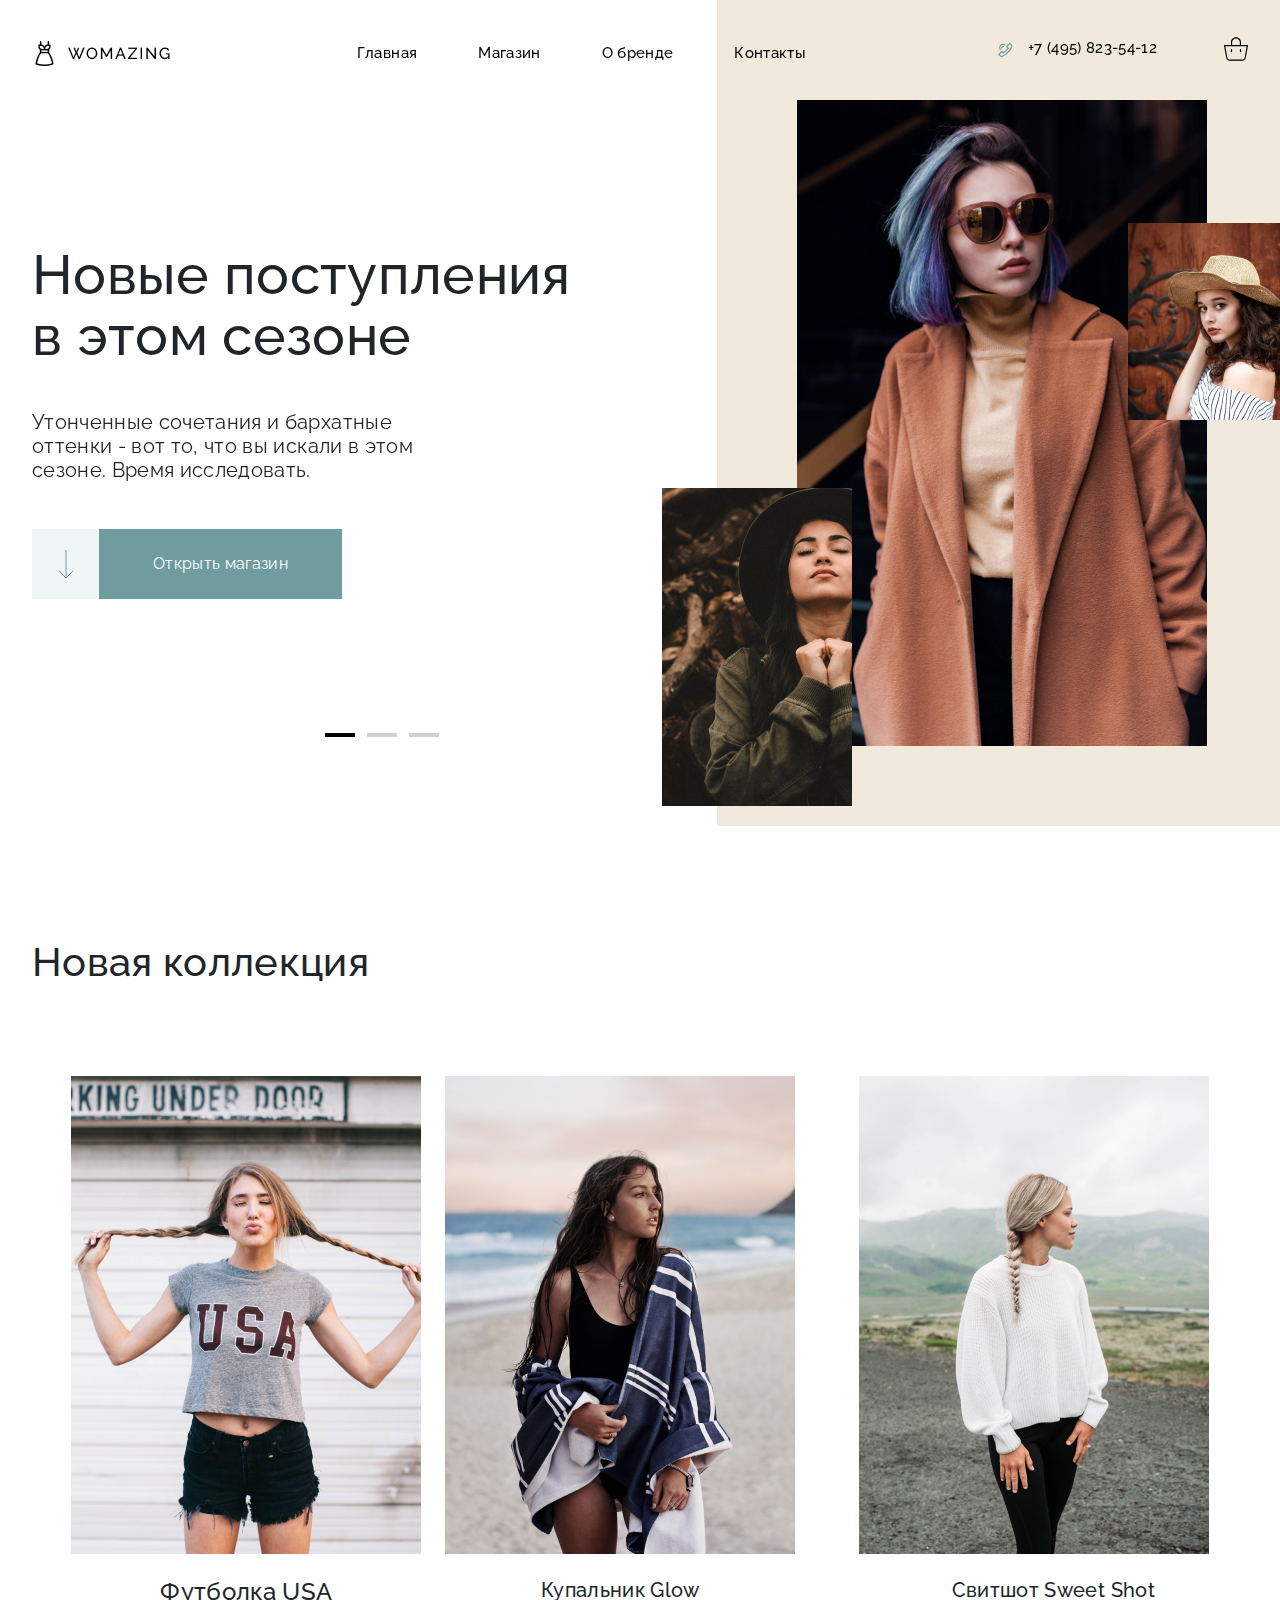
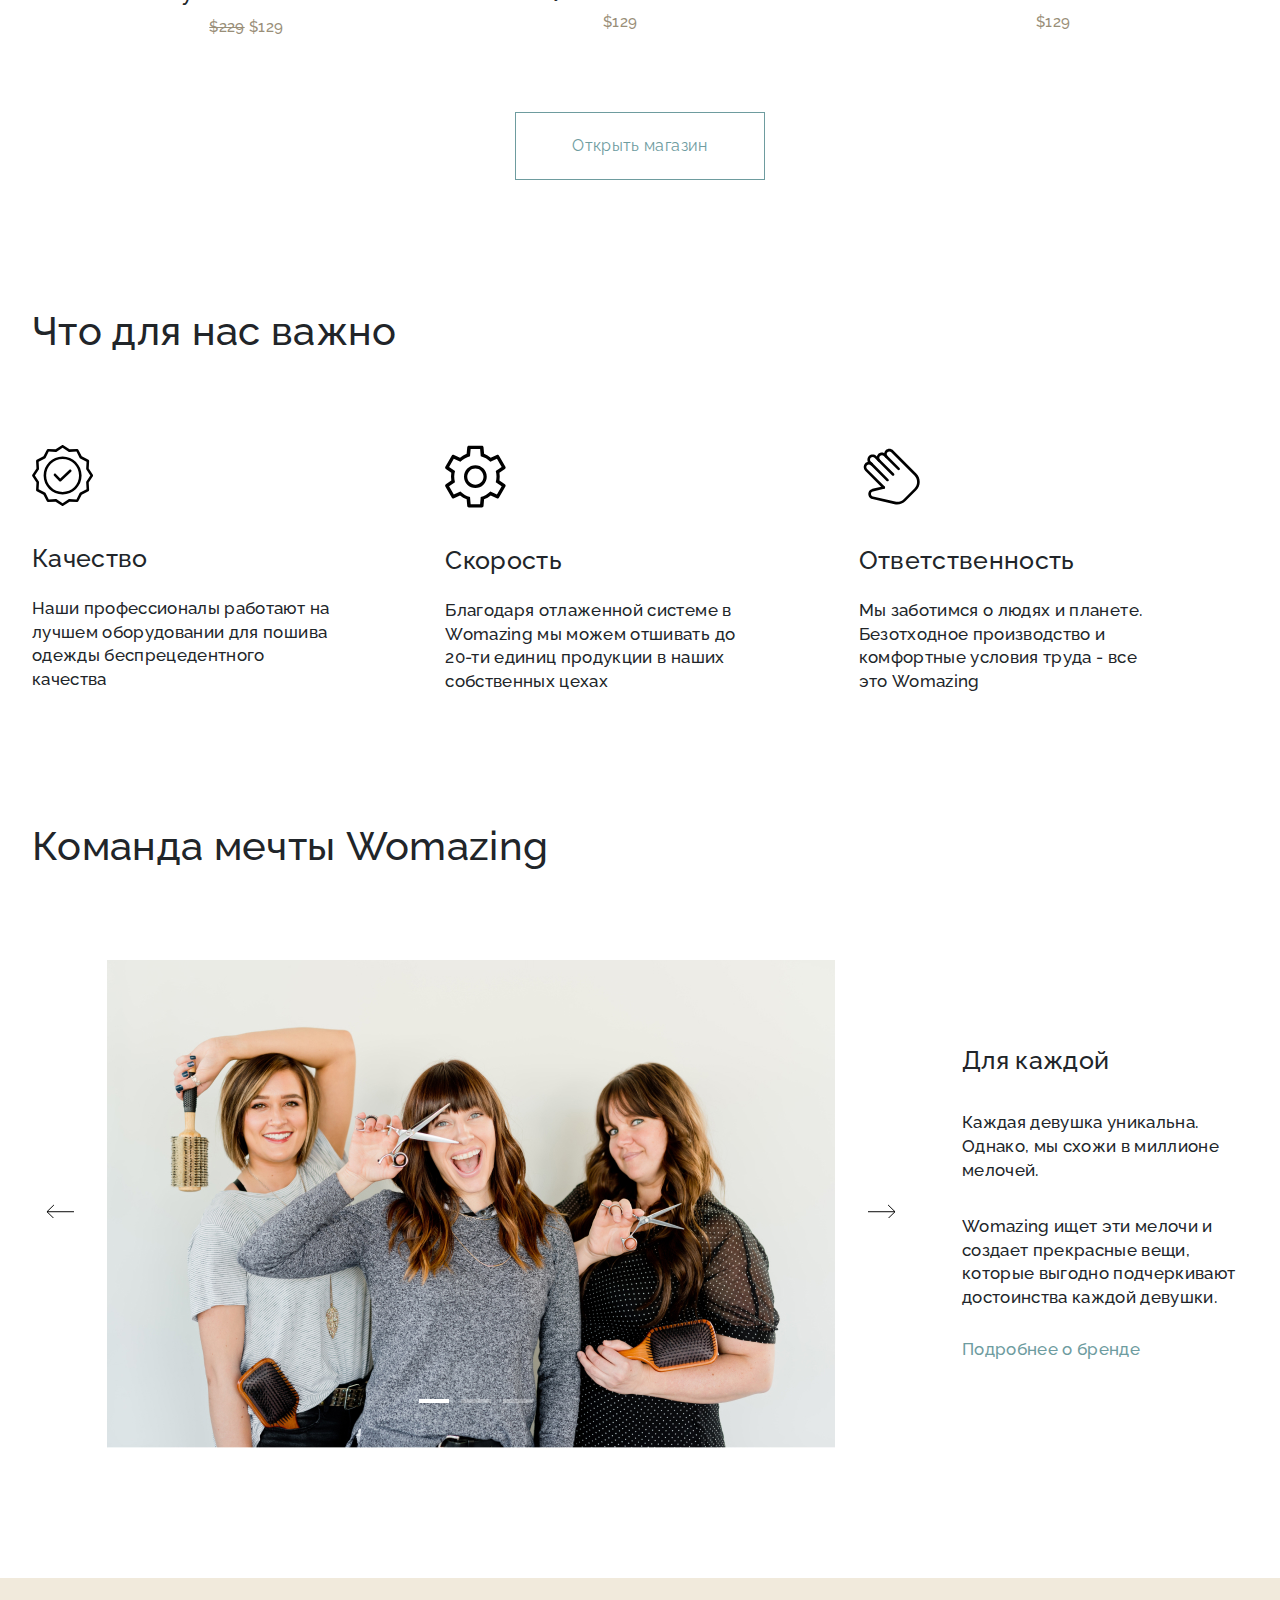
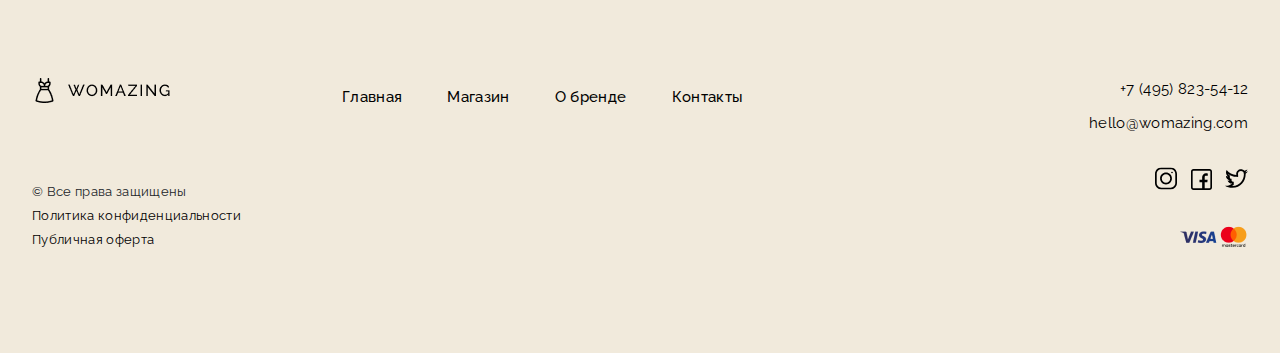
<file: index.html>
<!DOCTYPE html>
<html lang="ru">

<head>
    <meta charset="UTF-8">
    <meta http-equiv="X-UA-Compatible" content="IE=edge">
    <meta name="viewport" content="width=device-width, initial-scale=1.0">
    <title>Womazing</title>
    <meta name="description" content="Магазин женской одежды">
    <meta name="keywords" content="магазин, одежда,интернет-магазин, женщины, мода, покупки, стиль">
    <!-- OG Tags -->
    <meta property="og:title" content="Womazing">
    <meta property="og:description" content="Магазин женской одежд">
    <meta property="og:type" content="article">
    <meta property="og:image" content="https://sitename.ru/img/preview.jpg">
    <meta property="og:site_name" content="Womazing">
    <!-- Styling -->
    <meta name="theme-color" content="#6E9C9F">
    <link rel="apple-touch-icon" href="img/apple-touch-icon.png">
    <link rel="icon" type="image/png" href="img/favicon.png">
    <!-- Bootstrap -->
    <link rel="stylesheet" href="css/bootstrap.min.css">
    <!-- CSS -->
    <link rel="preconnect" href="https://fonts.googleapis.com">
    <link rel="preconnect" href="https://fonts.gstatic.com" crossorigin>
    <link href="https://fonts.googleapis.com/css2?family=Raleway:wght@400;500;700&display=swap" rel="stylesheet">
    <link rel="stylesheet" href="slick/slick.css">
    <link rel="stylesheet" href="css/style.css">
</head>

<body>
    <nav class="navbar fixed-top navbar-expand-lg align-items-center scrolling-navbar" id="navbar">
        <div class="container-fluid container">
            <a href="index.html" class="logo">
                <img src="img/logo.png" alt="Womazing">
            </a>
            <button class="navbar-toggler" type="button" data-bs-toggle="collapse" data-bs-target="#navbarScroll"
                aria-controls="navbarScroll" aria-expanded="false" aria-label="Toggle navigation">
                <span class="navbar-toggler-icon"></span>
            </button>
            <div class="collapse navbar-collapse" id="navbarScroll">
                <ul class="navbar-nav m-auto" style="--bs-scroll-height: 100px;">
                    <li class="nav-item">
                        <a class="nav-link" aria-current="page" href="#">Главная</a>
                    </li>
                    <li class="nav-item">
                        <a class="nav-link" aria-current="page" href="shop.html">Магазин</a>
                    </li>
                    <li class="nav-item">
                        <a class="nav-link" aria-current="page" href="about.html">О бренде</a>
                    </li>
                    <li class="nav-item">
                        <a class="nav-link" aria-current="page" href="contacts.html">Контакты</a>
                    </li>
                </ul>
                <div class="connect d-flex flex-column flex-lg-row">
                    <div class="phone d-flex align-items-start">
                        <button class="phone__btn" type="button">
                        </button>
                        <div id="modal-wrapper">
                            <div id="overlay"></div>
                            <div class="modals active" id="modal-window">
                                <div class="btn-wrapper">
                                    <button id="btn-close"></button>
                                </div>
                                <h3 class="modal-title">Заказать обратный звонок</h3>
                                <form action="php/mail.php" class="form" id="feedbackForm" method="get" novalidate>
                                    <input type="text" class="form__input" placeholder="Имя" name="firstName"
                                        required="">
                                    <input type="email" class="form__input" placeholder="E-mail" name="email"
                                        required="">
                                    <input type="tel" class="form__input" placeholder="Телефон" name="telephone"
                                        required="">
                                    <button class="form__btn filled-btn btn" data-submit>Заказать звонок</button>
                                </form>
                            </div>
                            <div class="modals" id="modal-window-feedback">
                                <h3 class="modal-title">Отлично! Мы скоро вам перезвоним.</h3>
                                <button id="btn-feedback-close" class="ghost-btn-close ghost-btn">Закрыть</button>

                            </div>
                        </div>
                        <a class="phone__link base-link" href="tel:+7-495-823-54-12">+7 (495) 823-54-12</a>
                    </div>
                    <div class="cart">
                        <a class="cart__link" href="cart.html">
                            <img class="cart__img" src="img/shopping-bags.svg" alt="Cart icon">
                        </a>
                        <span class="cart__items-number">3</span>
                    </div>
                </div>
            </div>
        </div>
    </nav>
    <section class="hero" id="hero">
        <div class="container">
            <div class="row">
                <div class="col-12 col-md-6 col-lg-7">
                    <div class="hero-wrapper">
                        <div class="slider">
                            <div class="slider__item">
                                <h1 class="slider__title title">Новые поступления
                                    в этом сезоне</h1>
                                <p class="slider__text">Утонченные сочетания и бархатные оттенки - вот то, что вы
                                    искали
                                    в
                                    этом
                                    сезоне. Время исследовать.</p>
                            </div>
                            <div class="slider__item">
                                <h1 class="slider__title title">Что-то новенькое. Мы заждались тебя.</h1>
                                <p class="slider__text">Надоело искать себя в сером городе? Настало время новых
                                    идей,
                                    свежих
                                    красок и вдохновения с Womazing!</p>
                            </div>
                            <div class="slider__item">
                                <h1 class="slider__title title">Включай новый сезон с WOMAZING</h1>
                                <p class="slider__text">Мы обновили ассортимент - легендарные коллекции и новинки от
                                    отечественных дизайнеров</p>
                            </div>
                        </div>
                        <div class="hero-buttons d-flex">
                            <a href="#offer" class="scroll-button d-block"></a href="#offer">
                            <a href="shop.html" class="hero-btn filled-btn btn">Открыть магазин</a>
                        </div>
                    </div>

                </div>
                <div class="col-12 col-md-6 col-lg-5">
                    <div class="gallery-wrapper">
                        <div class="slider-gallery">
                            <div class="slider-gallery__item">
                                <img class="middle mx-sm-auto" src="img/gallery-first.jpg" alt="Woman in coat">
                            </div>
                            <div class="slider-gallery__item">
                                <img class="middle mx-sm-auto" src="img/gallery-second.jpg" alt="Hazel woman">
                            </div>
                            <div class="slider-gallery__item">
                                <img class="middle mx-sm-auto" src="img/gallery-third.jpg" alt="Blonde woman">
                            </div>
                        </div>
                        <img id="left-absolute" src="img/hello_first.jpg" alt="Woman with hat">
                        <img id="right-absolute" src="img/hello_third.jpg" alt="Woman with hat">
                    </div>
                </div>
            </div>
        </div>
        <div class="hero-backside"></div>
    </section>
    <section class="offer" id="offer">
        <div class="container">
            <div class="row">
                <div class="col-12">
                    <h2 class="offer-title section-title text-center text-lg-start">Новая коллекция</h2>
                </div>
                <div class="col-12 col-md-6 col-lg-4">
                    <div class="card-wrapper m-sm-0 float-md-end">
                        <a href="item.html" class="offer-img d-block">
                            <img src="img/shop_first.jpg" alt="Women in t-shirt" class="mx-auto mx-md-0">
                        </a>
                        <div class="item-wrapper">
                            <h4 class="toffer-subitle subitle">Футболка USA</h4>
                            <span class="price"><s>$229</s></span>
                            <span class="price">$129</span>
                        </div>
                    </div>
                </div>
                <div class="col-12 col-md-6 col-lg-4">
                    <div class="card-wrapper m-sm-0 float-md-start">
                        <a href="item.html" class="offer-img d-block">
                            <img src="img/shop_second.jpg" alt="Women in t-shirt" class="mx-auto mx-md-0">
                        </a>
                        <div class="item-wrapper">
                            <h4 class="offer-subtitle subitle">Купальник Glow</h4>
                            <span class="price">$129</span>
                        </div>
                    </div>
                </div>
                <div class="col-12 col-lg-4">
                    <div class="card-wrapper">
                        <a href="item.html" class="offer-img d-block">
                            <img src="img/shop_third.jpg" alt="Women in t-shirt" class="mx-auto mx-lg-0">
                        </a>
                        <div class="item-wrapper">
                            <h4 class="offer-subtitle subitle">Свитшот Sweet Shot</h4>
                            <span class="price">$129</span>
                        </div>
                    </div>
                </div>
                <div class="col-12">
                    <a href="shop.html" class="offer-btn ghost-btn btn">Открыть магазин</a>
                </div>
            </div>
        </div>
    </section>
    <section class="benefits" id="benefits">
        <div class="container">
            <div class="row">
                <div class="col-12">
                    <h2 class="benefit-title section-title text-center text-lg-start">Что для нас важно</h2>
                </div>
                <div class="col-12 col-sm-6 col-md-4">
                    <img src="img/quality_1.svg" alt="Quality icon" class="benefit-img">
                    <h3 class="benefit-suptitle suptitle">Качество</h3>
                    <p class="benefit-text section-text">Наши профессионалы работают на лучшем оборудовании для
                        пошива
                        одежды
                        беспрецедентного качества</p>
                </div>
                <div class="col-12 col-sm-6 col-md-4">
                    <img src="img/quality_2.svg" alt="Quality icon" class="benefit-img">
                    <h3 class="benefit-suptitle suptitle">Скорость</h3>
                    <p class="benefit-text section-text">Благодаря отлаженной системе в Womazing мы можем отшивать
                        до
                        20-ти единиц
                        продукции в наших собственных цехах</p>
                </div>
                <div class="col-12 col-md-4">
                    <img src="img/quality_3.svg" alt="Quality icon" class="benefit-img">
                    <h3 class="benefit-suptitle suptitle">Ответственность</h3>
                    <p class="benefit-text section-text">Мы заботимся о людях и планете. Безотходное производство и
                        комфортные
                        условия труда - все это Womazing</p>
                </div>
            </div>
        </div>
    </section>
    <section class="team" id="team">
        <div class="container">
            <div class="row align-items-center">
                <div class="col-12">
                    <h2 class="benefit-title section-title text-center text-lg-start">Команда мечты Womazing</h2>
                </div>
                <div class="col-12 order-2 order-lg-1 col-lg-8">
                    <div class="slider-team">
                        <div class="slider-team__item">
                            <img class="mx-md-auto" src="img/slider_1.jpg" alt="">
                        </div>
                        <div class="slider-team__item">
                            <img class="mx-md-auto" src="img/slider_2.jpg" alt="">
                        </div>
                        <div class="slider-team__item">
                            <img class="mx-md-auto" src="img/slider_3.jpg" alt="">
                        </div>
                    </div>
                </div>
                <div class="col-12 order-1 order-lg-2 col-lg-3 offset-lg-1">
                    <h3 class="team-title suptitle text-center text-xl-start">Для каждой</h3>
                    <div class="team-wrapper">
                        <p class="team-text section-text">Каждая девушка уникальна. Однако, мы схожи в миллионе
                            мелочей.
                        </p>
                        <p class="team-text section-text">Womazing ищет эти мелочи и создает прекрасные вещи,
                            которые
                            выгодно
                            подчеркивают достоинства каждой девушки.</p>
                    </div>
                    <a href="about.html" class="team-btn base-link">Подробнее о бренде</a>
                </div>
            </div>
        </div>
    </section>
    <footer class="footer" id="footer">
        <div class="container">
            <div class="row">
                <div class="col-12 col-md-5 col-lg-3">
                    <a href="#" class="logo">
                        <img src="img/logo.png" alt="Womazing">
                    </a>
                    <div class="information d-flex flex-column">
                        <span class="copyright">&#169; Все права защищены</span>
                        <a href="https://policies.google.com/privacy?hl=ru" target="_blank"
                            class="policy base-link">Политика
                            конфиденциальности</a>
                        <a href="https://kostis.ru/publichnaya_oferta/" target="_blank"
                            class="p-offer base-link">Публичная оферта</a>
                    </div>
                </div>
                <div class="col-12 col-md-7 col-lg-6">
                    <nav class="footer-nav">
                        <ul
                            class="navbar-nav footer-navbar d-flex flex-column flex-sm-row justify-content-end justify-content-md-start">
                            <li class="nav-item">
                                <a class="nav-link" aria-current="page" href="#">Главная</a>
                            </li>
                            <li class="nav-item">
                                <a class="nav-link" aria-current="page" href="shop.html">Магазин</a>
                                <ul class="submenu">
                                    <li class="submenu__item base-link"><a href="">Пальто</a></li>
                                    <li class="submenu__item base-link"><a href="">Свитшоты</a></li>
                                    <li class="submenu__item base-link"><a href="">Кардиганы</a></li>
                                    <li class="submenu__item base-link"><a href="">Толстовки</a></li>
                                </ul>
                            </li>
                            <li class="nav-item">
                                <a class="nav-link" aria-current="page" href="about.html">О бренде</a>
                            </li>
                            <li class="nav-item">
                                <a class="nav-link" aria-current="page" href="contacts.html">Контакты</a>
                            </li>
                        </ul>
                    </nav>
                </div>
                <div class="col-12 col-md-12 align-items-md-start col-lg-3 d-flex flex-column align-items-lg-end">
                    <div class="contact-links d-flex flex-column">
                        <a class="phone__link base-link" href="tel:+7-495-823-54-12">+7 (495) 823-54-12</a>
                        <a class="email__link base-link" href="mailto:hello@womazing.com">hello@womazing.com</a>
                    </div>
                    <div class="social">
                        <a href="https://www.instagram.com/" target="_blank" class="social__link" id="instagram">
                            <img src="img/instagram.svg" alt="Instagram icon" class="social__img">
                        </a>
                        <a href="https://www.facebook.com/" target="_blank" class="social__link" id="facebook">
                            <img src="img/facebook.svg" alt="Facebook icon" class="social__img">
                        </a>
                        <a href="https://twitter.com/?lang=ru" target="_blank" class="social__link" id="twitter">
                            <img src="img/twitter.svg" alt="Twitter icon" class="social__img">
                        </a>
                    </div>
                    <a href="https://www.visa.com.ru/visa-russia-notice.html" target="_blank" class="payment">
                        <img src="img/visa-mastercard.png" alt="Online payment" class="payment__img">
                    </a>
                </div>
            </div>
        </div>
    </footer>

    <!-- Jquery, Swiper, Bootstrap -->
    <script src="js/jquery-3.6.0.min.js"></script>
    <script src="js/bootstrap.min.js"></script>
    <script src="js/jquery.validate.min.js"></script>
    <script src="slick/slick.min.js"></script>

    <!-- main JS -->
    <script src="js/main.js"></script>
</body>

</html>
</file>
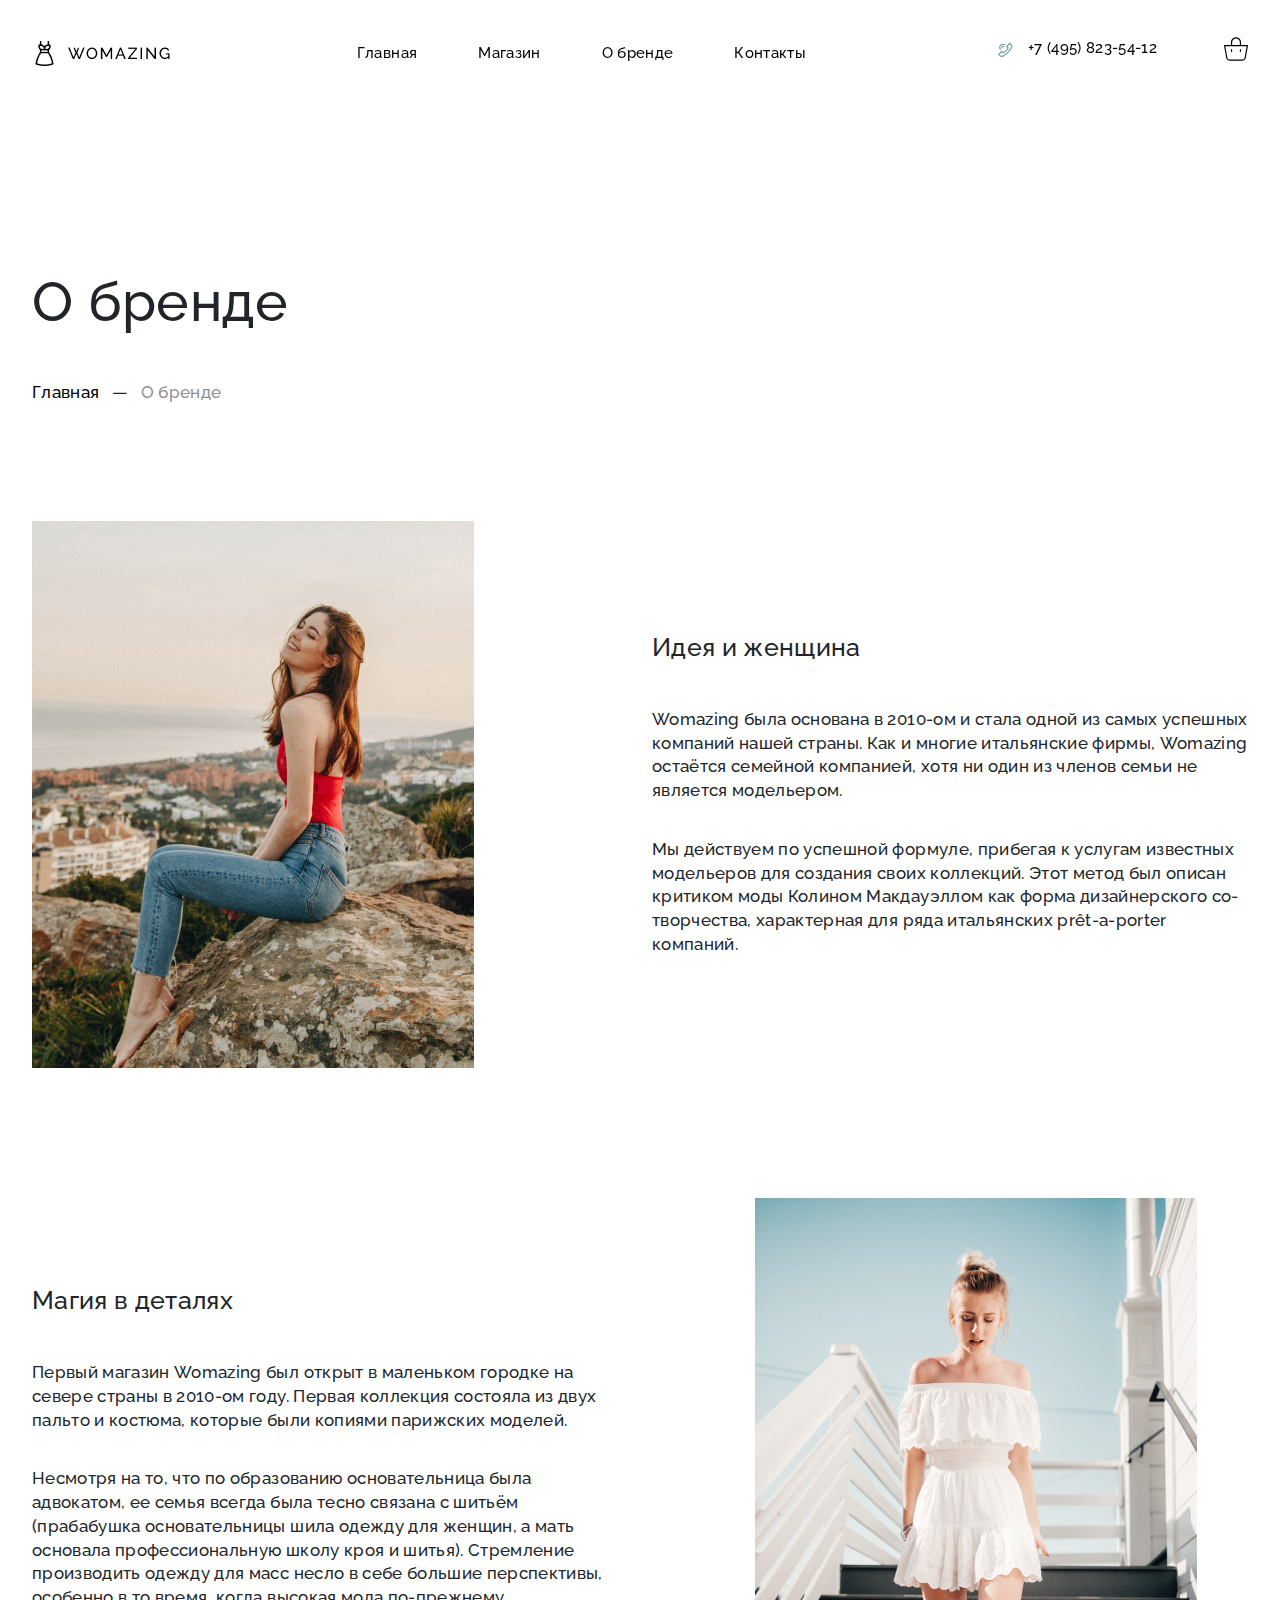
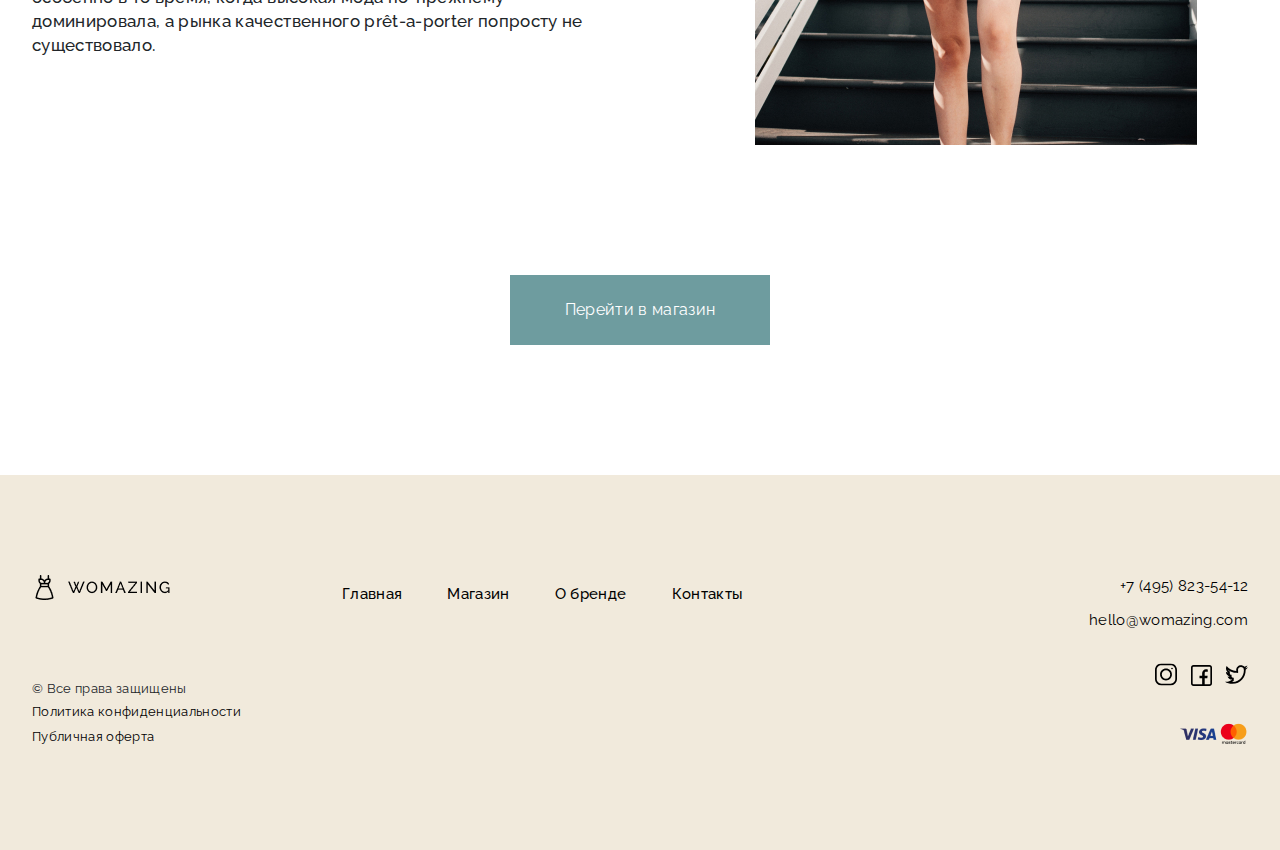
<file: about.html>
<!DOCTYPE html>
<html lang="ru">

<head>
    <meta charset="UTF-8">
    <meta http-equiv="X-UA-Compatible" content="IE=edge">
    <meta name="viewport" content="width=device-width, initial-scale=1.0">
    <title>Womazing</title>
    <meta name="description" content="Магазин женской одежды">
    <meta name="keywords" content="магазин, одежда,интернет-магазин, женщины, мода, покупки, стиль">
    <!-- OG Tags -->
    <meta property="og:title" content="Womazing">
    <meta property="og:description" content="Магазин женской одежд">
    <meta property="og:type" content="article">
    <meta property="og:image" content="https://sitename.ru/img/preview.jpg">
    <meta property="og:site_name" content="Womazing">
    <!-- Styling -->
    <meta name="theme-color" content="#6E9C9F">
    <link rel="apple-touch-icon" href="img/apple-touch-icon.png">
    <link rel="icon" type="image/png" href="img/favicon.png">
    <!-- Bootstrap -->
    <link rel="stylesheet" href="css/bootstrap.min.css">
    <!-- CSS -->
    <link rel="preconnect" href="https://fonts.googleapis.com">
    <link rel="preconnect" href="https://fonts.gstatic.com" crossorigin>
    <link href="https://fonts.googleapis.com/css2?family=Raleway:wght@400;500;700&display=swap" rel="stylesheet">
    <link rel="stylesheet" href="slick/slick.css">
    <link rel="stylesheet" href="css/style.css">
</head>

<body>
    <nav class="navbar fixed-top navbar-expand-lg align-items-center scrolling-navbar" id="navbar">
        <div class="container-fluid container">
            <a href="index.html" class="logo">
                <img src="img/logo.png" alt="Womazing">
            </a>
            <button class="navbar-toggler" type="button" data-bs-toggle="collapse" data-bs-target="#navbarScroll"
                aria-controls="navbarScroll" aria-expanded="false" aria-label="Toggle navigation">
                <span class="navbar-toggler-icon"></span>
            </button>
            <div class="collapse navbar-collapse" id="navbarScroll">
                <ul class="navbar-nav m-auto" style="--bs-scroll-height: 100px;">
                    <li class="nav-item">
                        <a class="nav-link" aria-current="page" href="index.html">Главная</a>
                    </li>
                    <li class="nav-item">
                        <a class="nav-link" aria-current="page" href="shop.html">Магазин</a>
                    </li>
                    <li class="nav-item">
                        <a class="nav-link" aria-current="page" href="about.html">О бренде</a>
                    </li>
                    <li class="nav-item">
                        <a class="nav-link" aria-current="page" href="contacts.html">Контакты</a>
                    </li>
                </ul>
                <div class="connect d-flex flex-column flex-lg-row">
                    <div class="phone d-flex align-items-start">
                        <button class="phone__btn" type="button">
                        </button>
                        <div id="modal-wrapper">
                            <div id="overlay"></div>
                            <div class="modals active" id="modal-window">
                                <div class="btn-wrapper">
                                    <button id="btn-close"></button>
                                </div>
                                <h3 class="modal-title">Заказать обратный звонок</h3>
                                <form action="php/mail.php" class="form" id="feedbackForm" method="get" novalidate>
                                    <input type="text" class="form__input" placeholder="Имя" name="firstName"
                                        required="">
                                    <input type="email" class="form__input" placeholder="E-mail" name="email"
                                        required="">
                                    <input type="tel" class="form__input" placeholder="Телефон" name="telephone"
                                        required="">
                                    <button class="form__btn filled-btn btn" data-submit>Заказать звонок</button>
                                </form>
                            </div>
                            <div class="modals" id="modal-window-feedback">
                                <h3 class="modal-title">Отлично! Мы скоро вам перезвоним.</h3>
                                <button id="btn-feedback-close" class="ghost-btn-close ghost-btn">Закрыть</button>

                            </div>
                        </div>
                        <a class="phone__link base-link" href="tel:+7-495-823-54-12">+7 (495) 823-54-12</a>
                    </div>
                    <div class="cart">
                        <a class="cart__link" href="cart.html">
                            <img class="cart__img" src="img/shopping-bags.svg" alt="Cart icon">
                        </a>
                        <span class="cart__items-number">3</span>
                    </div>
                </div>
            </div>
        </div>
    </nav>
    <section class="about-heading heading">
        <div class="container">
            <div class="row">
                <div class="col-12">
                    <h1 class="about-title commom-title title">О бренде</h1>
                    <ul class="breadcrumps d-none d-lg-flex">
                        <li><a href="index.html">Главная</a></li>
                        <li><span class="gray">О бренде</span></li>
                    </ul>
                    </ul>
                </div>
            </div>
        </div>
    </section>
    <section class="about common-page">
        <div class="container">
            <div class="about-wrapper">
                <div class="about-card">
                    <div class="row align-items-center">
                        <div class="col-12 order-2 order-lg-1 col-lg-6">
                            <img class="mx-auto mx-lg-0" src="img/about_1.jpg" alt="Sitting women">
                        </div>
                        <div class="col-12 order-1 order-lg-2 col-lg-6">
                            <div class="about-info">
                                <h3 class=" about-title team-title suptitle">Идея и женщина</h3>
                                <p class="about-text section-text">Womazing была основана в 2010-ом и стала одной из
                                    самых успешных
                                    компаний
                                    нашей страны. Как и многие итальянские фирмы, Womazing остаётся семейной компанией,
                                    хотя
                                    ни
                                    один из членов семьи не является модельером.</p>
                                <p class="about-text section-text">
                                    Мы действуем по успешной формуле, прибегая к услугам известных модельеров для
                                    создания
                                    своих
                                    коллекций. Этот метод был описан критиком моды Колином Макдауэллом как форма
                                    дизайнерского
                                    со-творчества, характерная для ряда итальянских prêt-a-porter компаний.</p>
                            </div>
                        </div>
                    </div>
                </div>
                <div class="about-card">
                    <div class="row align-items-center">
                        <div class="col-12 col-lg-6">
                            <div class="about-info">
                                <h3 class="about-title team-title suptitle">Магия в деталях</h3>
                                <p class="about-text section-text">Первый магазин Womazing был открыт в маленьком
                                    городке на севере
                                    страны в
                                    2010-ом году. Первая коллекция состояла из двух пальто и костюма, которые были
                                    копиями
                                    парижских моделей.</p>
                                <p class="about-text section-text">
                                    Несмотря на то, что по образованию основательница была адвокатом, ее семья всегда
                                    была
                                    тесно
                                    связана с шитьём (прабабушка основательницы шила одежду для женщин, а мать основала
                                    профессиональную школу кроя и шитья). Стремление производить одежду для масс несло в
                                    себе
                                    большие перспективы, особенно в то время, когда высокая мода по-прежнему
                                    доминировала, а
                                    рынка качественного prêt-a-porter попросту не существовало.</p>
                            </div>
                        </div>
                        <div class="col-12 col-lg-5 offset-0 offset-lg-1">
                            <img class="mx-auto mx-lg-0" src="img/about_2.jpg" alt="Women in dress">
                        </div>
                    </div>
                </div>
                <div class="row">
                    <div class="col-12">
                        <a class="about-btn filled-btn btn" href="shop.html">Перейти в магазин</a>
                    </div>
                </div>
            </div>
        </div>
    </section>
    <footer class="footer" id="footer">
        <div class="container">
            <div class="row">
                <div class="col-12 col-md-5 col-lg-3">
                    <a href="#" class="logo">
                        <img src="img/logo.png" alt="Womazing">
                    </a>
                    <div class="information d-flex flex-column">
                        <span class="copyright">&#169; Все права защищены</span>
                        <a href="https://policies.google.com/privacy?hl=ru" target="_blank"
                            class="policy base-link">Политика
                            конфиденциальности</a>
                        <a href="https://kostis.ru/publichnaya_oferta/" target="_blank"
                            class="p-offer base-link">Публичная оферта</a>
                    </div>
                </div>
                <div class="col-12 col-md-7 col-lg-6">
                    <nav class="footer-nav">
                        <ul
                            class="navbar-nav footer-navbar d-flex flex-column flex-sm-row justify-content-end justify-content-md-start">
                            <li class="nav-item">
                                <a class="nav-link" aria-current="page" href="index.html">Главная</a>
                            </li>
                            <li class="nav-item">
                                <a class="nav-link" aria-current="page" href="shop.html">Магазин</a>
                                <ul class="submenu">
                                    <li class="submenu__item base-link"><a href="">Пальто</a></li>
                                    <li class="submenu__item base-link"><a href="">Свитшоты</a></li>
                                    <li class="submenu__item base-link"><a href="">Кардиганы</a></li>
                                    <li class="submenu__item base-link"><a href="">Толстовки</a></li>
                                </ul>
                            </li>
                            <li class="nav-item">
                                <a class="nav-link" aria-current="page" href="about.html">О бренде</a>
                            </li>
                            <li class="nav-item">
                                <a class="nav-link" aria-current="page" href="contacts.html">Контакты</a>
                            </li>
                        </ul>
                    </nav>
                </div>
                <div class="col-12 col-md-12 align-items-md-start col-lg-3 d-flex flex-column align-items-lg-end">
                    <div class="contact-links d-flex flex-column">
                        <a class="phone__link base-link" href="tel:+7-495-823-54-12">+7 (495) 823-54-12</a>
                        <a class="email__link base-link" href="mailto:hello@womazing.com">hello@womazing.com</a>
                    </div>
                    <div class="social">
                        <a href="https://www.instagram.com/" target="_blank" class="social__link" id="instagram">
                            <img src="img/instagram.svg" alt="Instagram icon" class="social__img">
                        </a>
                        <a href="https://www.facebook.com/" target="_blank" class="social__link" id="facebook">
                            <img src="img/facebook.svg" alt="Facebook icon" class="social__img">
                        </a>
                        <a href="https://twitter.com/?lang=ru" target="_blank" class="social__link" id="twitter">
                            <img src="img/twitter.svg" alt="Twitter icon" class="social__img">
                        </a>
                    </div>
                    <a href="https://www.visa.com.ru/visa-russia-notice.html" target="_blank" class="payment">
                        <img src="img/visa-mastercard.png" alt="Online payment" class="payment__img">
                    </a>
                </div>
            </div>
        </div>
    </footer>

    <!-- Jquery, Swiper, Bootstrap -->
    <script src="js/jquery-3.6.0.min.js"></script>
    <script src="js/bootstrap.min.js"></script>
    <script src="js/jquery.validate.min.js"></script>
    <script src="slick/slick.min.js"></script>

    <!-- main JS -->
    <script src="js/main.js"></script>
</body>

</html>
</file>
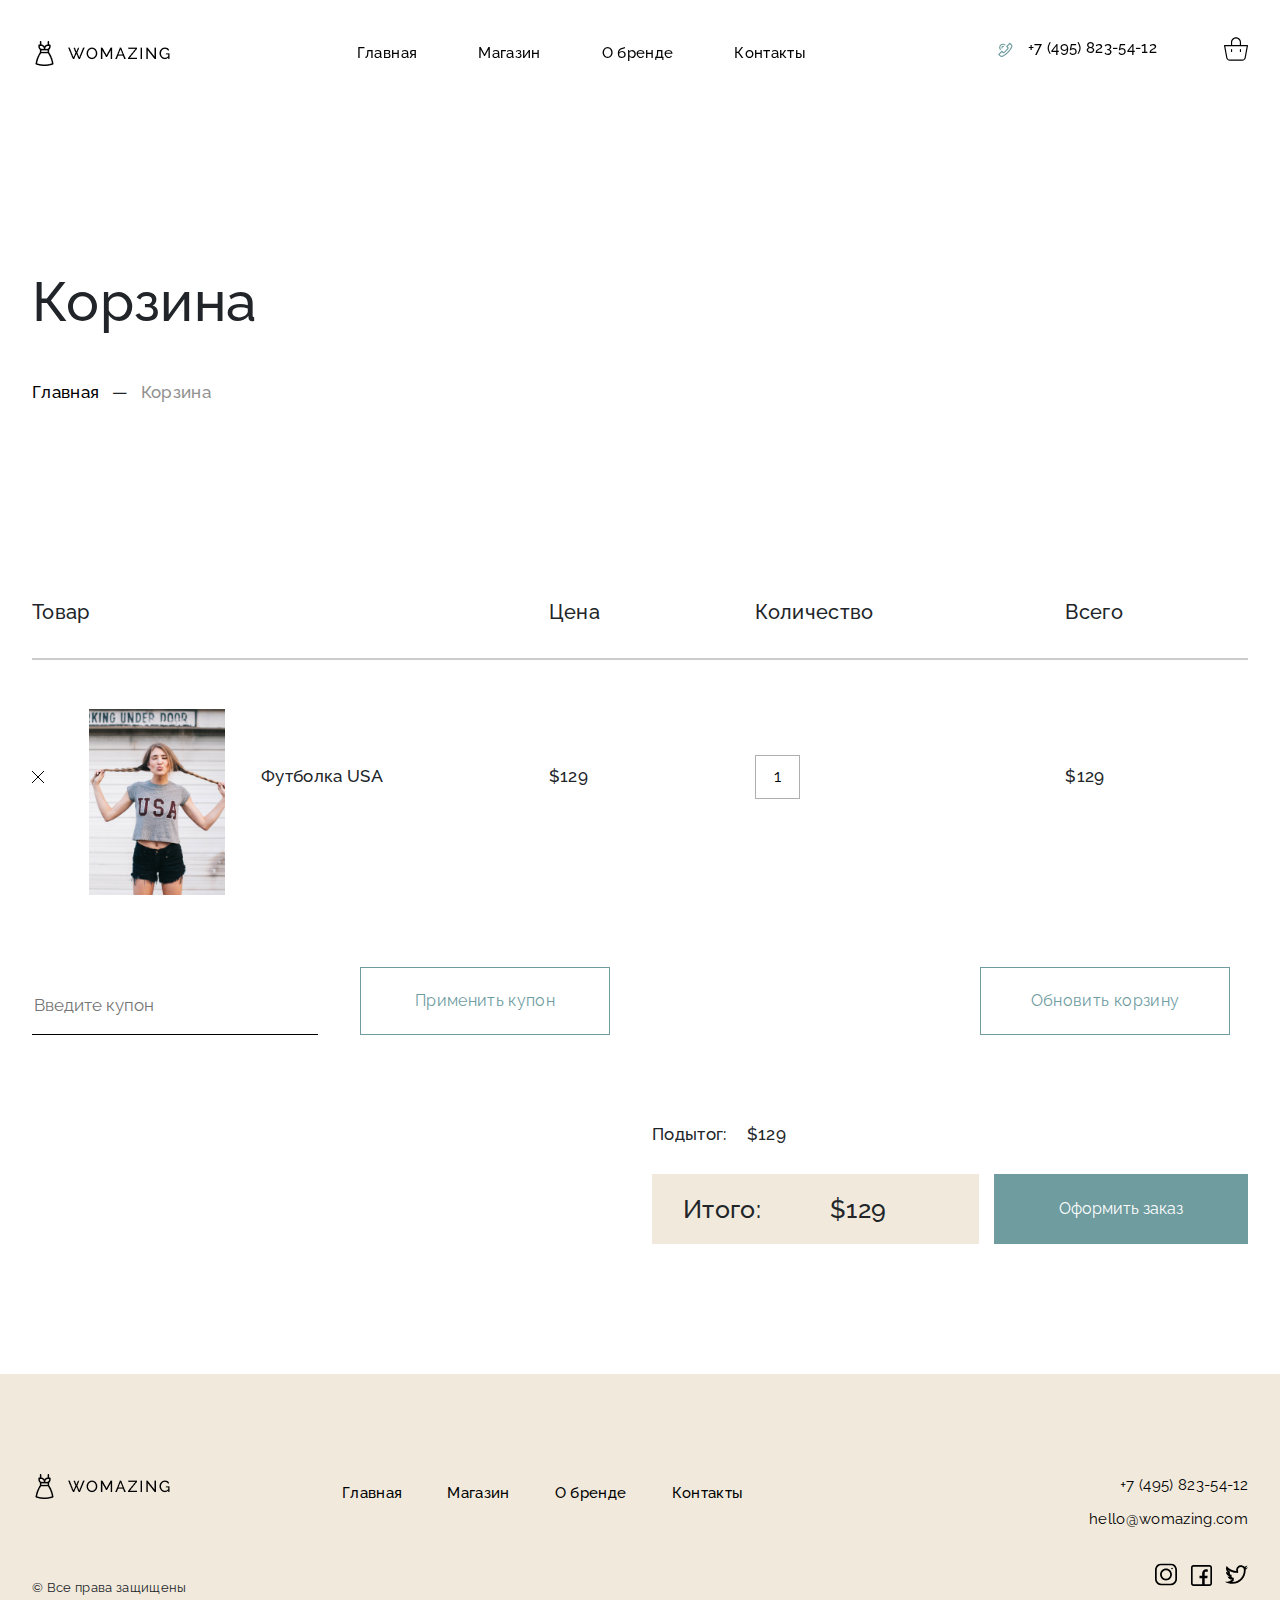
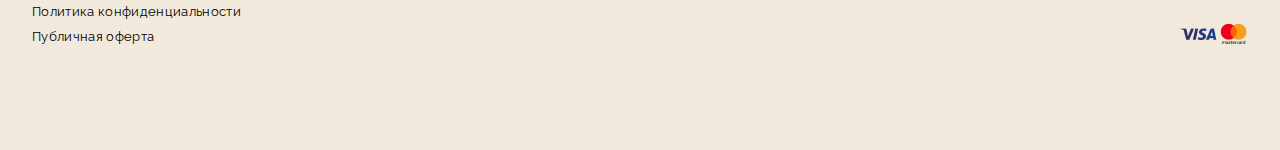
<file: cart.html>
<!DOCTYPE html>
<html lang="ru">

<head>
    <meta charset="UTF-8">
    <meta http-equiv="X-UA-Compatible" content="IE=edge">
    <meta name="viewport" content="width=device-width, initial-scale=1.0">
    <title>Womazing</title>
    <meta name="description" content="Магазин женской одежды">
    <meta name="keywords" content="магазин, одежда,интернет-магазин, женщины, мода, покупки, стиль">
    <!-- OG Tags -->
    <meta property="og:title" content="Womazing">
    <meta property="og:description" content="Магазин женской одежд">
    <meta property="og:type" content="article">
    <meta property="og:image" content="https://sitename.ru/img/preview.jpg">
    <meta property="og:site_name" content="Womazing">
    <!-- Styling -->
    <meta name="theme-color" content="#6E9C9F">
    <link rel="apple-touch-icon" href="img/apple-touch-icon.png">
    <link rel="icon" type="image/png" href="img/favicon.png">
    <!-- Bootstrap -->
    <link rel="stylesheet" href="css/bootstrap.min.css">
    <!-- CSS -->
    <link rel="preconnect" href="https://fonts.googleapis.com">
    <link rel="preconnect" href="https://fonts.gstatic.com" crossorigin>
    <link href="https://fonts.googleapis.com/css2?family=Raleway:wght@400;500;700&display=swap" rel="stylesheet">
    <link rel="stylesheet" href="slick/slick.css">
    <link rel="stylesheet" href="css/style.css">
</head>

<body>
    <nav class="navbar fixed-top navbar-expand-lg align-items-center scrolling-navbar" id="navbar">
        <div class="container-fluid container">
            <a href="index.html" class="logo">
                <img src="img/logo.png" alt="Womazing">
            </a>
            <button class="navbar-toggler" type="button" data-bs-toggle="collapse" data-bs-target="#navbarScroll"
                aria-controls="navbarScroll" aria-expanded="false" aria-label="Toggle navigation">
                <span class="navbar-toggler-icon"></span>
            </button>
            <div class="collapse navbar-collapse" id="navbarScroll">
                <ul class="navbar-nav m-auto" style="--bs-scroll-height: 100px;">
                    <li class="nav-item">
                        <a class="nav-link" aria-current="page" href="index.html">Главная</a>
                    </li>
                    <li class="nav-item">
                        <a class="nav-link" aria-current="page" href="shop.html">Магазин</a>
                    </li>
                    <li class="nav-item">
                        <a class="nav-link" aria-current="page" href="about.html">О бренде</a>
                    </li>
                    <li class="nav-item">
                        <a class="nav-link" aria-current="page" href="contacts.html">Контакты</a>
                    </li>
                </ul>
                <div class="connect d-flex flex-column flex-lg-row">
                    <div class="phone d-flex align-items-start">
                        <button class="phone__btn" type="button">
                        </button>
                        <div id="modal-wrapper">
                            <div id="overlay"></div>
                            <div class="modals active" id="modal-window">
                                <div class="btn-wrapper">
                                    <button id="btn-close"></button>
                                </div>
                                <h3 class="modal-title">Заказать обратный звонок</h3>
                                <form action="php/mail.php" class="form" id="feedbackForm" method="get" novalidate>
                                    <input type="text" class="form__input" placeholder="Имя" name="firstName"
                                        required="">
                                    <input type="email" class="form__input" placeholder="E-mail" name="email"
                                        required="">
                                    <input type="tel" class="form__input" placeholder="Телефон" name="telephone"
                                        required="">
                                    <button class="form__btn filled-btn btn" data-submit>Заказать звонок</button>
                                </form>
                            </div>
                            <div class="modals" id="modal-window-feedback">
                                <h3 class="modal-title">Отлично! Мы скоро вам перезвоним.</h3>
                                <button id="btn-feedback-close" class="ghost-btn-close ghost-btn">Закрыть</button>

                            </div>
                        </div>
                        <a class="phone__link base-link" href="tel:+7-495-823-54-12">+7 (495) 823-54-12</a>
                    </div>
                    <div class="cart">
                        <a class="cart__link" href="cart.html">
                            <img class="cart__img" src="img/shopping-bags.svg" alt="Cart icon">
                        </a>
                        <span class="cart__items-number">3</span>
                    </div>
                </div>
            </div>
        </div>
    </nav>
    <section class="about-heading heading">
        <div class="container">
            <div class="row">
                <div class="col-12">
                    <h1 class="about-title commom-title title">Корзина</h1>
                    <ul class="breadcrumps d-none d-lg-flex">
                        <li><a href="index.html">Главная</a></li>
                        <li><span class="gray">Корзина</span></li>
                    </ul>
                    </ul>
                </div>
            </div>
        </div>
    </section>
    <section class="shop-cart">
        <div class="container">
            <div class="row align-items-center">
                <div class="col-1">
                    <h4 class="cart-title subtitle">Товар</h4>
                </div>
                <div class="col-1 offset-4">
                    <h4 class="cart-title subtitle">Цена</h4>
                </div>
                <div class="col-2 offset-1">
                    <h4 class="cart-title subtitle">Количество</h4>
                </div>
                <div class="col-1 offset-1">
                    <h4 class="cart-title subtitle">Всего</h4>
                </div>
                <div class="col-12">
                    <div class="horizontal-row"></div>
                </div>
                <div class="col-4 d-flex flex-column flex-lg-row align-items-center">
                    <button class="close-btn" type="button"></button>
                    <img class="cart-img" src="img/shop_first.jpg" alt="Women">
                    <span class="item-name">Футболка USA</span>
                </div>
                <div class="col-1 offset-1">
                    <span class="shop-price">$129</span>
                </div>
                <div class="col-1 offset-1">
                    <button type="button" href="#" class=" shop-count count d-block">1</button>
                </div>
                <div class="col-1 offset-2">
                    <span class="shop-price">$129</span>
                </div>
            </div>
            <div class="row align-items-end">
                <div class="col-6 col-md-3">
                    <form action="" class="form" id="coupon" method="get" novalidate>
                        <input type="text" class="form__input-coupon form__input" placeholder="Введите купон"
                            name="coupon">
                    </form>
                </div>
                <div class="col-6 col-md-3">
                    <a href="cart.html" class="offer-btn ghost-btn btn">Применить купон</a>
                </div>
                <div class="col-12 col-md-3 offset-0 offset-md-3">
                    <a href="cart.html" class="offer-btn ghost-btn btn">Обновить корзину</a>
                </div>
            </div>
            <div class="row">
                <div class="col-2 offset-0 offset-lg-6">
                    <div class="suptotal d-flex">Подытог: <span class="suptotal-summ">$129</span></div>
                </div>
                <div class="col-12 col-lg-6 offset-0 offset-lg-6 d-flex flex-column flex-sm-row justify-content-lg-end">
                    <div class="total d-flex align-items-center justify-content-between justify-content-lg-start">Итого:
                        <span class="total-summ">$129</span>
                    </div>
                    <button type="button" href="#" class="checkout-btn filled-btn btn">Оформить
                        заказ</button>
                </div>
            </div>
        </div>
    </section>

    <footer class="footer" id="footer">
        <div class="container">
            <div class="row">
                <div class="col-12 col-md-5 col-lg-3">
                    <a href="#" class="logo">
                        <img src="img/logo.png" alt="Womazing">
                    </a>
                    <div class="information d-flex flex-column">
                        <span class="copyright">&#169; Все права защищены</span>
                        <a href="https://policies.google.com/privacy?hl=ru" target="_blank"
                            class="policy base-link">Политика
                            конфиденциальности</a>
                        <a href="https://kostis.ru/publichnaya_oferta/" target="_blank"
                            class="p-offer base-link">Публичная оферта</a>
                    </div>
                </div>
                <div class="col-12 col-md-7 col-lg-6">
                    <nav class="footer-nav">
                        <ul
                            class="navbar-nav footer-navbar d-flex flex-column flex-sm-row justify-content-end justify-content-md-start">
                            <li class="nav-item">
                                <a class="nav-link" aria-current="page" href="index.html">Главная</a>
                            </li>
                            <li class="nav-item">
                                <a class="nav-link" aria-current="page" href="shop.html">Магазин</a>
                                <ul class="submenu">
                                    <li class="submenu__item base-link"><a href="">Пальто</a></li>
                                    <li class="submenu__item base-link"><a href="">Свитшоты</a></li>
                                    <li class="submenu__item base-link"><a href="">Кардиганы</a></li>
                                    <li class="submenu__item base-link"><a href="">Толстовки</a></li>
                                </ul>
                            </li>
                            <li class="nav-item">
                                <a class="nav-link" aria-current="page" href="about.html">О бренде</a>
                            </li>
                            <li class="nav-item">
                                <a class="nav-link" aria-current="page" href="contacts.html">Контакты</a>
                            </li>
                        </ul>
                    </nav>
                </div>
                <div class="col-12 col-md-12 align-items-md-start col-lg-3 d-flex flex-column align-items-lg-end">
                    <div class="contact-links d-flex flex-column">
                        <a class="phone__link base-link" href="tel:+7-495-823-54-12">+7 (495) 823-54-12</a>
                        <a class="email__link base-link" href="mailto:hello@womazing.com">hello@womazing.com</a>
                    </div>
                    <div class="social">
                        <a href="https://www.instagram.com/" target="_blank" class="social__link" id="instagram">
                            <img src="img/instagram.svg" alt="Instagram icon" class="social__img">
                        </a>
                        <a href="https://www.facebook.com/" target="_blank" class="social__link" id="facebook">
                            <img src="img/facebook.svg" alt="Facebook icon" class="social__img">
                        </a>
                        <a href="https://twitter.com/?lang=ru" target="_blank" class="social__link" id="twitter">
                            <img src="img/twitter.svg" alt="Twitter icon" class="social__img">
                        </a>
                    </div>
                    <a href="https://www.visa.com.ru/visa-russia-notice.html" target="_blank" class="payment">
                        <img src="img/visa-mastercard.png" alt="Online payment" class="payment__img">
                    </a>
                </div>
            </div>
        </div>
    </footer>

    <!-- Jquery, Swiper, Bootstrap -->
    <script src="js/jquery-3.6.0.min.js"></script>
    <script src="js/bootstrap.min.js"></script>
    <script src="js/jquery.validate.min.js"></script>
    <script src="slick/slick.min.js"></script>

    <!-- main JS -->
    <script src="js/main.js"></script>
</body>

</html>
</file>
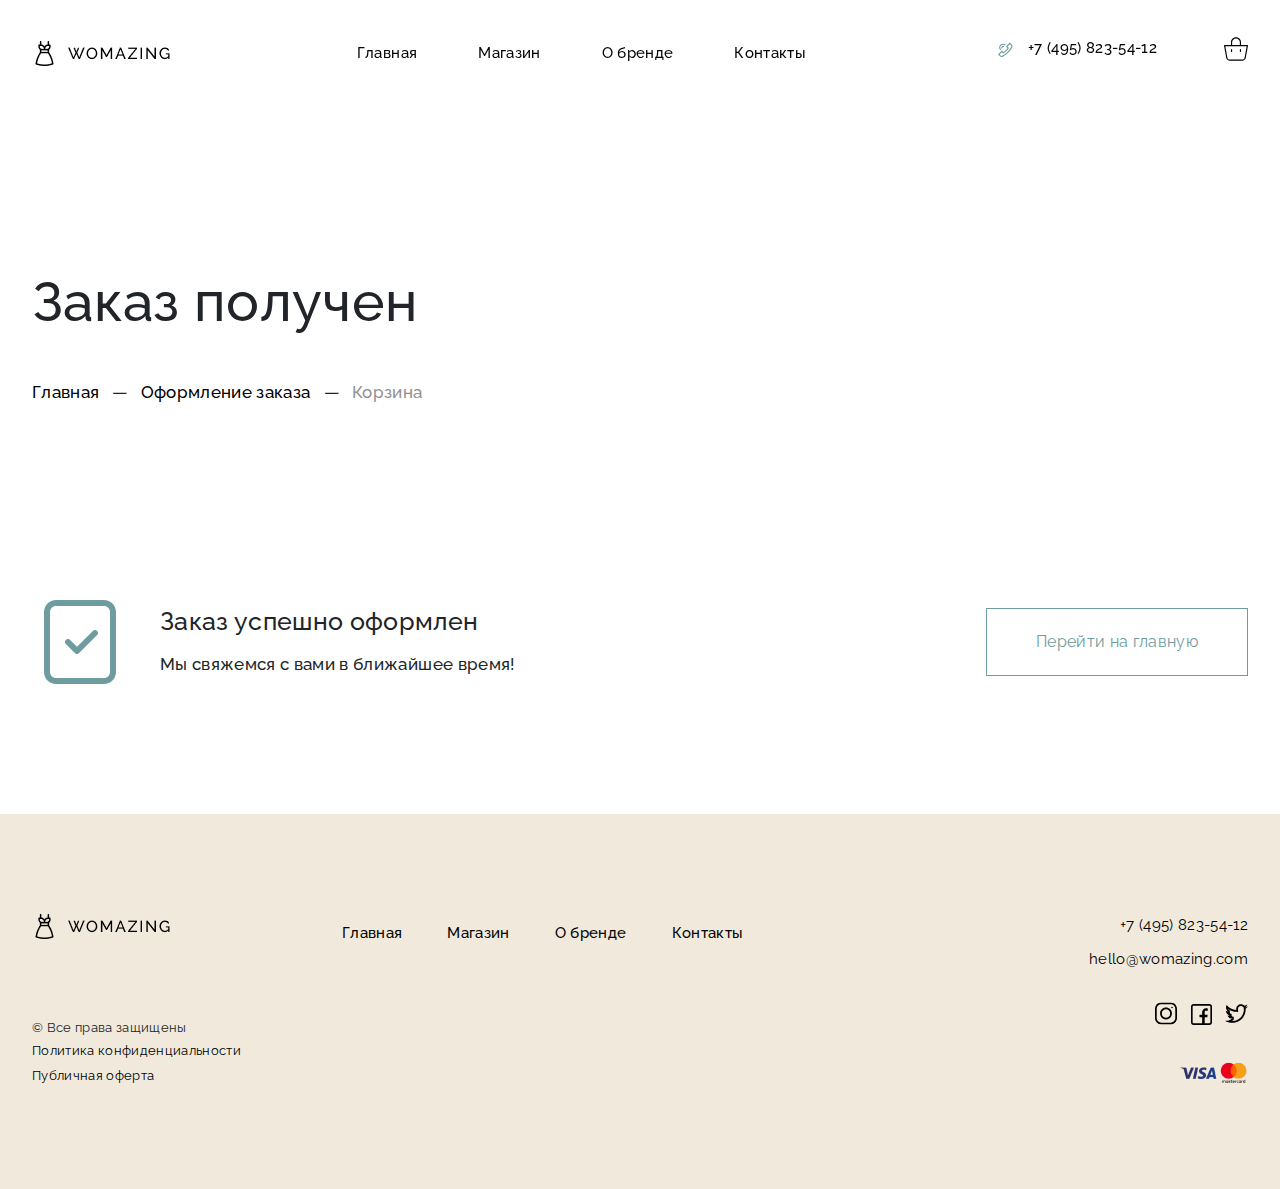
<file: confirmation.html>
<!DOCTYPE html>
<html lang="ru">

<head>
    <meta charset="UTF-8">
    <meta http-equiv="X-UA-Compatible" content="IE=edge">
    <meta name="viewport" content="width=device-width, initial-scale=1.0">
    <title>Womazing</title>
    <meta name="description" content="Магазин женской одежды">
    <meta name="keywords" content="магазин, одежда,интернет-магазин, женщины, мода, покупки, стиль">
    <!-- OG Tags -->
    <meta property="og:title" content="Womazing">
    <meta property="og:description" content="Магазин женской одежд">
    <meta property="og:type" content="article">
    <meta property="og:image" content="https://sitename.ru/img/preview.jpg">
    <meta property="og:site_name" content="Womazing">
    <!-- Styling -->
    <meta name="theme-color" content="#6E9C9F">
    <link rel="apple-touch-icon" href="img/apple-touch-icon.png">
    <link rel="icon" type="image/png" href="img/favicon.png">
    <!-- Bootstrap -->
    <link rel="stylesheet" href="css/bootstrap.min.css">
    <!-- CSS -->
    <link rel="preconnect" href="https://fonts.googleapis.com">
    <link rel="preconnect" href="https://fonts.gstatic.com" crossorigin>
    <link href="https://fonts.googleapis.com/css2?family=Raleway:wght@400;500;700&display=swap" rel="stylesheet">
    <link rel="stylesheet" href="slick/slick.css">
    <link rel="stylesheet" href="css/style.css">
</head>

<body>
    <nav class="navbar fixed-top navbar-expand-lg align-items-center scrolling-navbar" id="navbar">
        <div class="container-fluid container">
            <a href="index.html" class="logo">
                <img src="img/logo.png" alt="Womazing">
            </a>
            <button class="navbar-toggler" type="button" data-bs-toggle="collapse" data-bs-target="#navbarScroll"
                aria-controls="navbarScroll" aria-expanded="false" aria-label="Toggle navigation">
                <span class="navbar-toggler-icon"></span>
            </button>
            <div class="collapse navbar-collapse" id="navbarScroll">
                <ul class="navbar-nav m-auto" style="--bs-scroll-height: 100px;">
                    <li class="nav-item">
                        <a class="nav-link" aria-current="page" href="index.html">Главная</a>
                    </li>
                    <li class="nav-item">
                        <a class="nav-link" aria-current="page" href="shop.html">Магазин</a>
                    </li>
                    <li class="nav-item">
                        <a class="nav-link" aria-current="page" href="about.html">О бренде</a>
                    </li>
                    <li class="nav-item">
                        <a class="nav-link" aria-current="page" href="contacts.html">Контакты</a>
                    </li>
                </ul>
                <div class="connect d-flex flex-column flex-lg-row">
                    <div class="phone d-flex align-items-start">
                        <button class="phone__btn" type="button">
                        </button>
                        <div id="modal-wrapper">
                            <div id="overlay"></div>
                            <div class="modals active" id="modal-window">
                                <div class="btn-wrapper">
                                    <button id="btn-close"></button>
                                </div>
                                <h3 class="modal-title">Заказать обратный звонок</h3>
                                <form action="php/mail.php" class="form" id="feedbackForm" method="get" novalidate>
                                    <input type="text" class="form__input" placeholder="Имя" name="firstName"
                                        required="">
                                    <input type="email" class="form__input" placeholder="E-mail" name="email"
                                        required="">
                                    <input type="tel" class="form__input" placeholder="Телефон" name="telephone"
                                        required="">
                                    <button class="form__btn filled-btn btn" data-submit>Заказать звонок</button>
                                </form>
                            </div>
                            <div class="modals" id="modal-window-feedback">
                                <h3 class="modal-title">Отлично! Мы скоро вам перезвоним.</h3>
                                <button id="btn-feedback-close" class="ghost-btn-close ghost-btn">Закрыть</button>

                            </div>
                        </div>
                        <a class="phone__link base-link" href="tel:+7-495-823-54-12">+7 (495) 823-54-12</a>
                    </div>
                    <div class="cart">
                        <a class="cart__link" href="cart.html">
                            <img class="cart__img" src="img/shopping-bags.svg" alt="Cart icon">
                        </a>
                        <span class="cart__items-number">3</span>
                    </div>
                </div>
            </div>
        </div>
    </nav>
    <section class="about-heading heading">
        <div class="container">
            <div class="row">
                <div class="col-12">
                    <h1 class="about-title commom-title title">Заказ получен</h1>
                    <ul class="breadcrumps d-none d-lg-flex">
                        <li><a href="index.html">Главная</a></li>
                        <li><a href="index.html">Оформление заказа</a></li>
                        <li><span class="gray">Корзина</span></li>
                    </ul>
                    </ul>
                </div>
            </div>
        </div>
    </section>
    <section class="confirm-order">
        <div class="container">
            <div class="row align-items-center">
                <div class="col-12 col-md-6 d-flex align-items-center">
                    <img class="success-img" src="img/success-icon.svg" alt="Success icon">
                    <div class="success-wrapper d-flex flex-column">
                        <h3 class="success-tiitle suptitle">Заказ успешно оформлен</h3>
                        <p class="success-text">Мы свяжемся с вами в ближайшее время!</p>
                    </div>
                </div>
                <div class="col-12 col-md-4 offset-md-2 d-flex justify-content-lg-end">
                    <a href="index.html" class="success-btn ghost-btn btn">Перейти на главную</a>
                </div>
            </div>
        </div>
    </section>
    <footer class="footer" id="footer">
        <div class="container">
            <div class="row">
                <div class="col-12 col-md-5 col-lg-3">
                    <a href="#" class="logo">
                        <img src="img/logo.png" alt="Womazing">
                    </a>
                    <div class="information d-flex flex-column">
                        <span class="copyright">&#169; Все права защищены</span>
                        <a href="https://policies.google.com/privacy?hl=ru" target="_blank"
                            class="policy base-link">Политика
                            конфиденциальности</a>
                        <a href="https://kostis.ru/publichnaya_oferta/" target="_blank"
                            class="p-offer base-link">Публичная оферта</a>
                    </div>
                </div>
                <div class="col-12 col-md-7 col-lg-6">
                    <nav class="footer-nav">
                        <ul
                            class="navbar-nav footer-navbar d-flex flex-column flex-sm-row justify-content-end justify-content-md-start">
                            <li class="nav-item">
                                <a class="nav-link" aria-current="page" href="index.html">Главная</a>
                            </li>
                            <li class="nav-item">
                                <a class="nav-link" aria-current="page" href="shop.html">Магазин</a>
                                <ul class="submenu">
                                    <li class="submenu__item base-link"><a href="">Пальто</a></li>
                                    <li class="submenu__item base-link"><a href="">Свитшоты</a></li>
                                    <li class="submenu__item base-link"><a href="">Кардиганы</a></li>
                                    <li class="submenu__item base-link"><a href="">Толстовки</a></li>
                                </ul>
                            </li>
                            <li class="nav-item">
                                <a class="nav-link" aria-current="page" href="about.html">О бренде</a>
                            </li>
                            <li class="nav-item">
                                <a class="nav-link" aria-current="page" href="contacts.html">Контакты</a>
                            </li>
                        </ul>
                    </nav>
                </div>
                <div class="col-12 col-md-12 align-items-md-start col-lg-3 d-flex flex-column align-items-lg-end">
                    <div class="contact-links d-flex flex-column">
                        <a class="phone__link base-link" href="tel:+7-495-823-54-12">+7 (495) 823-54-12</a>
                        <a class="email__link base-link" href="mailto:hello@womazing.com">hello@womazing.com</a>
                    </div>
                    <div class="social">
                        <a href="https://www.instagram.com/" target="_blank" class="social__link" id="instagram">
                            <img src="img/instagram.svg" alt="Instagram icon" class="social__img">
                        </a>
                        <a href="https://www.facebook.com/" target="_blank" class="social__link" id="facebook">
                            <img src="img/facebook.svg" alt="Facebook icon" class="social__img">
                        </a>
                        <a href="https://twitter.com/?lang=ru" target="_blank" class="social__link" id="twitter">
                            <img src="img/twitter.svg" alt="Twitter icon" class="social__img">
                        </a>
                    </div>
                    <a href="https://www.visa.com.ru/visa-russia-notice.html" target="_blank" class="payment">
                        <img src="img/visa-mastercard.png" alt="Online payment" class="payment__img">
                    </a>
                </div>
            </div>
        </div>
    </footer>

    <!-- Jquery, Swiper, Bootstrap -->
    <script src="js/jquery-3.6.0.min.js"></script>
    <script src="js/bootstrap.min.js"></script>
    <script src="js/jquery.validate.min.js"></script>
    <script src="slick/slick.min.js"></script>

    <!-- main JS -->
    <script src="js/main.js"></script>
</body>

</html>
</file>
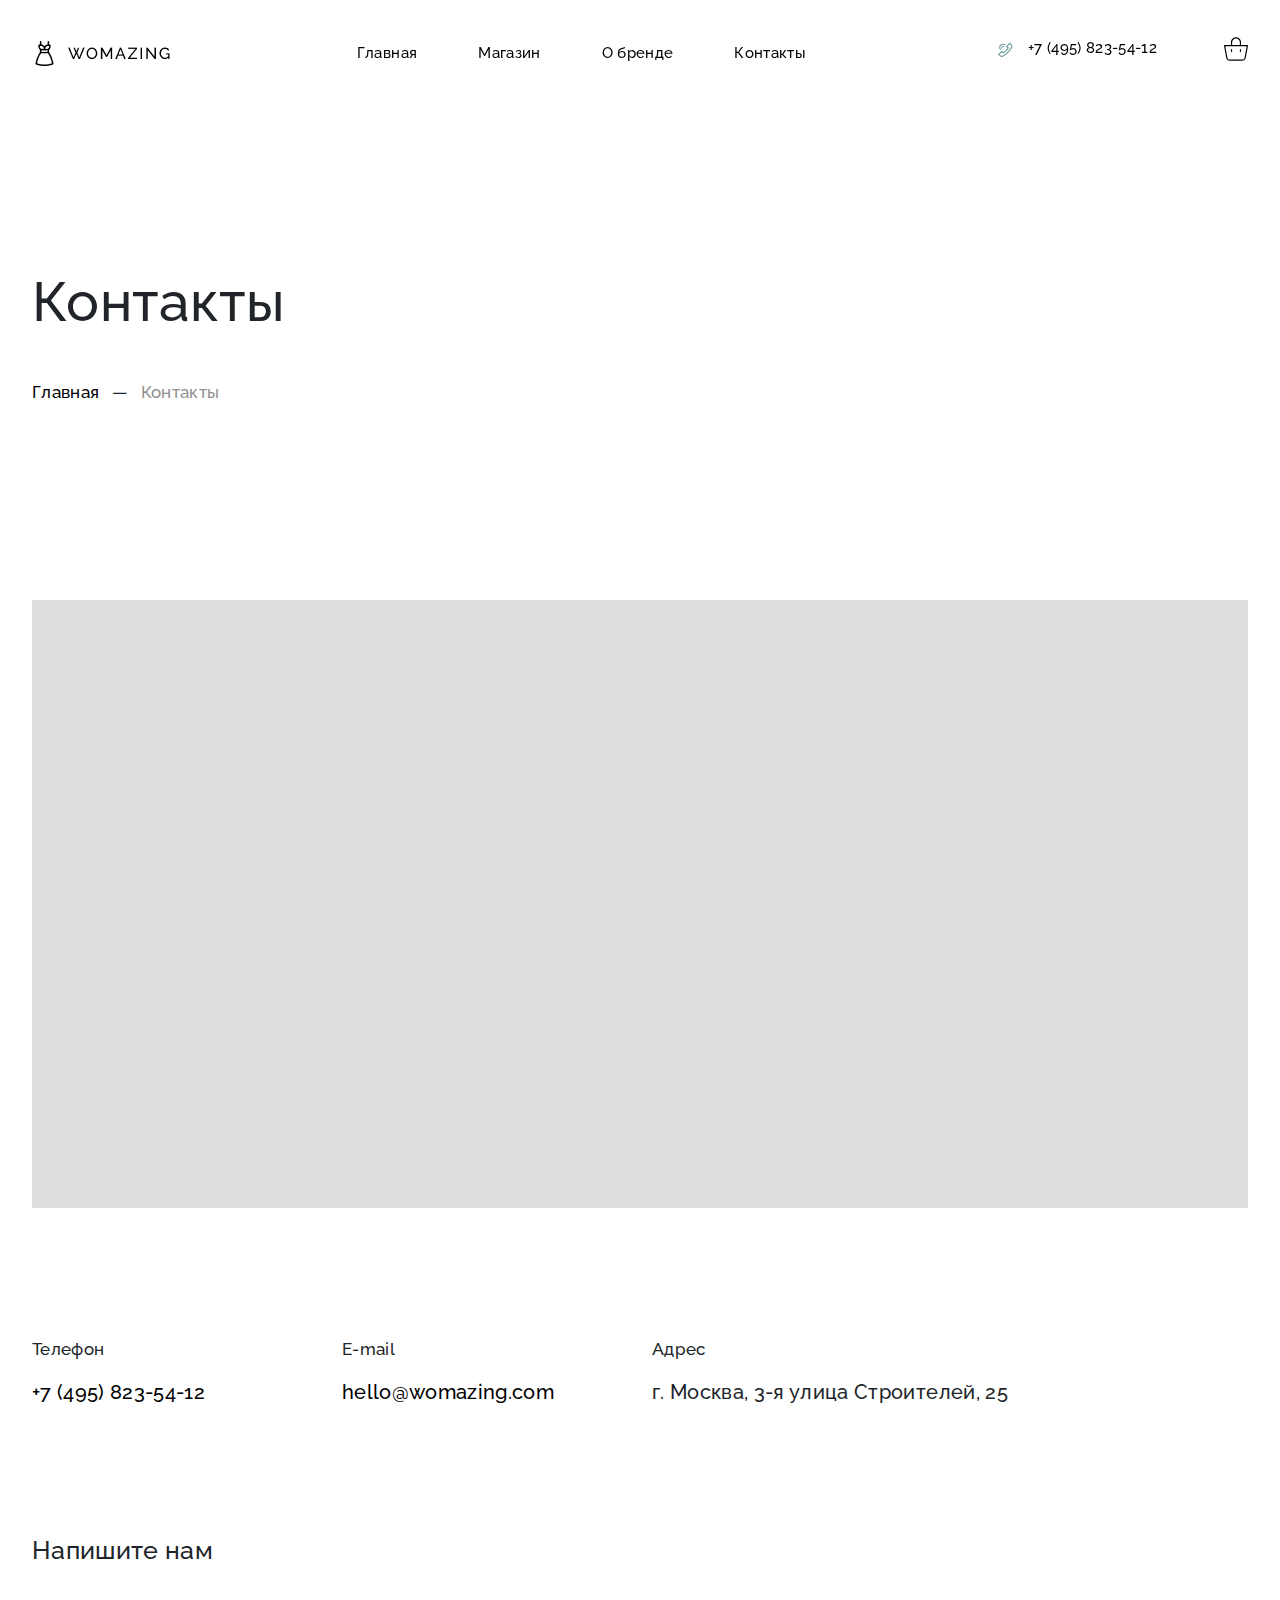
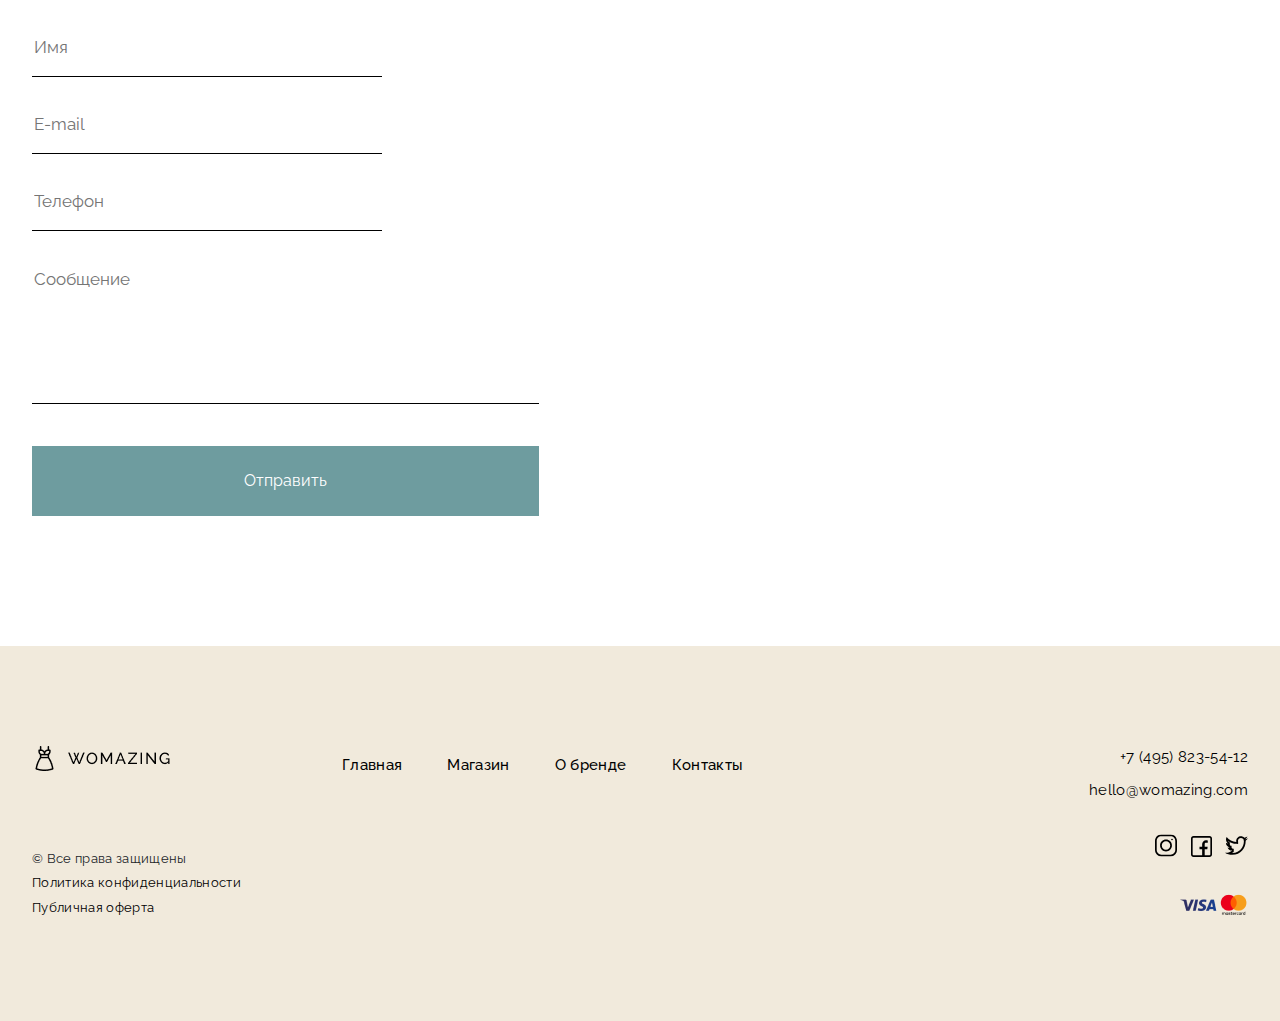
<file: contacts.html>
<!DOCTYPE html>
<html lang="ru">

<head>
    <meta charset="UTF-8">
    <meta http-equiv="X-UA-Compatible" content="IE=edge">
    <meta name="viewport" content="width=device-width, initial-scale=1.0">
    <title>Womazing</title>
    <meta name="description" content="Магазин женской одежды">
    <meta name="keywords" content="магазин, одежда,интернет-магазин, женщины, мода, покупки, стиль">
    <!-- OG Tags -->
    <meta property="og:title" content="Womazing">
    <meta property="og:description" content="Магазин женской одежд">
    <meta property="og:type" content="article">
    <meta property="og:image" content="https://sitename.ru/img/preview.jpg">
    <meta property="og:site_name" content="Womazing">
    <!-- Styling -->
    <meta name="theme-color" content="#6E9C9F">
    <link rel="apple-touch-icon" href="img/apple-touch-icon.png">
    <link rel="icon" type="image/png" href="img/favicon.png">
    <!-- Bootstrap -->
    <link rel="stylesheet" href="css/bootstrap.min.css">
    <!-- CSS -->
    <link rel="preconnect" href="https://fonts.googleapis.com">
    <link rel="preconnect" href="https://fonts.gstatic.com" crossorigin>
    <link href="https://fonts.googleapis.com/css2?family=Raleway:wght@400;500;700&display=swap" rel="stylesheet">
    <link rel="stylesheet" href="slick/slick.css">
    <link rel="stylesheet" href="css/style.css">
</head>

<body>
    <nav class="navbar fixed-top navbar-expand-lg align-items-center scrolling-navbar" id="navbar">
        <div class="container-fluid container">
            <a href="index.html" class="logo">
                <img src="img/logo.png" alt="Womazing">
            </a>
            <button class="navbar-toggler" type="button" data-bs-toggle="collapse" data-bs-target="#navbarScroll"
                aria-controls="navbarScroll" aria-expanded="false" aria-label="Toggle navigation">
                <span class="navbar-toggler-icon"></span>
            </button>
            <div class="collapse navbar-collapse" id="navbarScroll">
                <ul class="navbar-nav m-auto" style="--bs-scroll-height: 100px;">
                    <li class="nav-item">
                        <a class="nav-link" aria-current="page" href="index.html">Главная</a>
                    </li>
                    <li class="nav-item">
                        <a class="nav-link" aria-current="page" href="shop.html">Магазин</a>
                    </li>
                    <li class="nav-item">
                        <a class="nav-link" aria-current="page" href="about.html">О бренде</a>
                    </li>
                    <li class="nav-item">
                        <a class="nav-link" aria-current="page" href="contacts.html">Контакты</a>
                    </li>
                </ul>
                <div class="connect d-flex flex-column flex-lg-row">
                    <div class="phone d-flex align-items-start">
                        <button class="phone__btn" type="button">
                        </button>
                        <div id="modal-wrapper">
                            <div id="overlay"></div>
                            <div class="modals active" id="modal-window">
                                <div class="btn-wrapper">
                                    <button id="btn-close"></button>
                                </div>
                                <h3 class="modal-title">Заказать обратный звонок</h3>
                                <form action="php/mail.php" class="form" id="feedbackForm" method="get" novalidate>
                                    <input type="text" class="form__input" placeholder="Имя" name="firstName"
                                        required="">
                                    <input type="email" class="form__input" placeholder="E-mail" name="email"
                                        required="">
                                    <input type="tel" class="form__input" placeholder="Телефон" name="telephone"
                                        required="">
                                    <button class="form__btn filled-btn btn" data-submit>Заказать звонок</button>
                                </form>
                            </div>
                            <div class="modals" id="modal-window-feedback">
                                <h3 class="modal-title">Отлично! Мы скоро вам перезвоним.</h3>
                                <button id="btn-feedback-close" class="ghost-btn-close ghost-btn">Закрыть</button>

                            </div>
                        </div>
                        <a class="phone__link base-link" href="tel:+7-495-823-54-12">+7 (495) 823-54-12</a>
                    </div>
                    <div class="cart">
                        <a class="cart__link" href="cart.html">
                            <img class="cart__img" src="img/shopping-bags.svg" alt="Cart icon">
                        </a>
                        <span class="cart__items-number">3</span>
                    </div>
                </div>
            </div>
        </div>
    </nav>
    <section class="about-heading heading">
        <div class="container">
            <div class="row">
                <div class="col-12">
                    <h1 class="about-title commom-title title">Контакты</h1>
                    <ul class="breadcrumps d-none d-lg-flex">
                        <li><a href="index.html">Главная</a></li>
                        <li><span class="gray">Контакты</span></li>
                    </ul>
                    </ul>
                </div>
            </div>
        </div>
    </section>
    <section class="contacts">
        <div class="container">
            <div class="row">
                <div class="col-12">
                    <div class="map">
                        <div>
                            <div></div>
                        </div>
                    </div>
                </div>
                <div
                    class="col-12 col-md-6 align-items-center align-items-lg-start col-lg-4 col-xl-3 d-flex flex-column">
                    <span class="telephone-title contacts-title">
                        Телефон
                    </span>
                    <a class="contacts-tel contacts-inf base-link" href="tel:+7-495-823-54-12">+7 (495) 823-54-12</a>
                </div>
                <div
                    class="col-12 col-md-6 align-items-center align-items-lg-start col-lg-4 col-xl-3 d-flex flex-column">
                    <span class="email-address-title contacts-title">
                        E-mail
                    </span>
                    <a class="contacts-mail contacts-inf base-link"
                        href="mailto:hello@womazing.com">hello@womazing.com</a>
                </div>
                <div class="col-12 align-items-center align-items-lg-start col-lg-4 col-xl-5 d-flex flex-column">
                    <span class="address-title contacts-title">
                        Адрес
                    </span>
                    <span class="contacts-address contacts-inf address">
                        г. Москва, 3-я улица Строителей, 25
                    </span>
                </div>
                <div class="contacts-form">
                    <div class="col-12 col-md-5 d-flex flex-column">
                        <h3 class="contact-title suptitle">Напишите нам</h3>
                        <form action="php/mail.php" class="form" id="form-contacts" method="get" novalidate>
                            <div class="contacts-wrapper">
                                <input type="text" class="form__input" placeholder="Имя" name="firstName" required="">
                                <input type="email" class="form__input" placeholder="E-mail" name="email" required="">
                                <input type="tel" class="form__input" placeholder="Телефон" name="telephone"
                                    required="">
                            </div>
                            <textarea rows="5" class=" form__input" placeholder="Сообщение" name="message"
                                required=""></textarea>
                            <button class="form__btn-contacts filled-btn btn" data-submit>Отправить</button>
                        </form>
                        <div class="message" id="success-message">Сообщение успешно отправлено</div>
                        <div class="message" id="fail-message">Сообщение не отправлено</div>
                    </div>
                </div>
            </div>
        </div>
    </section>
    <footer class="footer" id="footer">
        <div class="container">
            <div class="row">
                <div class="col-12 col-md-5 col-lg-3">
                    <a href="#" class="logo">
                        <img src="img/logo.png" alt="Womazing">
                    </a>
                    <div class="information d-flex flex-column">
                        <span class="copyright">&#169; Все права защищены</span>
                        <a href="https://policies.google.com/privacy?hl=ru" target="_blank"
                            class="policy base-link">Политика
                            конфиденциальности</a>
                        <a href="https://kostis.ru/publichnaya_oferta/" target="_blank"
                            class="p-offer base-link">Публичная оферта</a>
                    </div>
                </div>
                <div class="col-12 col-md-7 col-lg-6">
                    <nav class="footer-nav">
                        <ul
                            class="navbar-nav footer-navbar d-flex flex-column flex-sm-row justify-content-end justify-content-md-start">
                            <li class="nav-item">
                                <a class="nav-link" aria-current="page" href="index.html">Главная</a>
                            </li>
                            <li class="nav-item">
                                <a class="nav-link" aria-current="page" href="shop.html">Магазин</a>
                                <ul class="submenu">
                                    <li class="submenu__item base-link"><a href="">Пальто</a></li>
                                    <li class="submenu__item base-link"><a href="">Свитшоты</a></li>
                                    <li class="submenu__item base-link"><a href="">Кардиганы</a></li>
                                    <li class="submenu__item base-link"><a href="">Толстовки</a></li>
                                </ul>
                            </li>
                            <li class="nav-item">
                                <a class="nav-link" aria-current="page" href="about.html">О бренде</a>
                            </li>
                            <li class="nav-item">
                                <a class="nav-link" aria-current="page" href="contacts.html">Контакты</a>
                            </li>
                        </ul>
                    </nav>
                </div>
                <div class="col-12 col-md-12 align-items-md-start col-lg-3 d-flex flex-column align-items-lg-end">
                    <div class="contact-links d-flex flex-column">
                        <a class="phone__link base-link" href="tel:+7-495-823-54-12">+7 (495) 823-54-12</a>
                        <a class="email__link base-link" href="mailto:hello@womazing.com">hello@womazing.com</a>
                    </div>
                    <div class="social">
                        <a href="https://www.instagram.com/" target="_blank" class="social__link" id="instagram">
                            <img src="img/instagram.svg" alt="Instagram icon" class="social__img">
                        </a>
                        <a href="https://www.facebook.com/" target="_blank" class="social__link" id="facebook">
                            <img src="img/facebook.svg" alt="Facebook icon" class="social__img">
                        </a>
                        <a href="https://twitter.com/?lang=ru" target="_blank" class="social__link" id="twitter">
                            <img src="img/twitter.svg" alt="Twitter icon" class="social__img">
                        </a>
                    </div>
                    <a href="https://www.visa.com.ru/visa-russia-notice.html" target="_blank" class="payment">
                        <img src="img/visa-mastercard.png" alt="Online payment" class="payment__img">
                    </a>
                </div>
            </div>
        </div>
    </footer>

    <!-- Jquery, Swiper, Bootstrap -->
    <script src="js/jquery-3.6.0.min.js"></script>
    <script src="js/bootstrap.min.js"></script>
    <script src="js/jquery.validate.min.js"></script>
    <script src="slick/slick.min.js"></script>

    <!-- main JS -->
    <script src="js/main.js"></script>
</body>

</html>
</file>
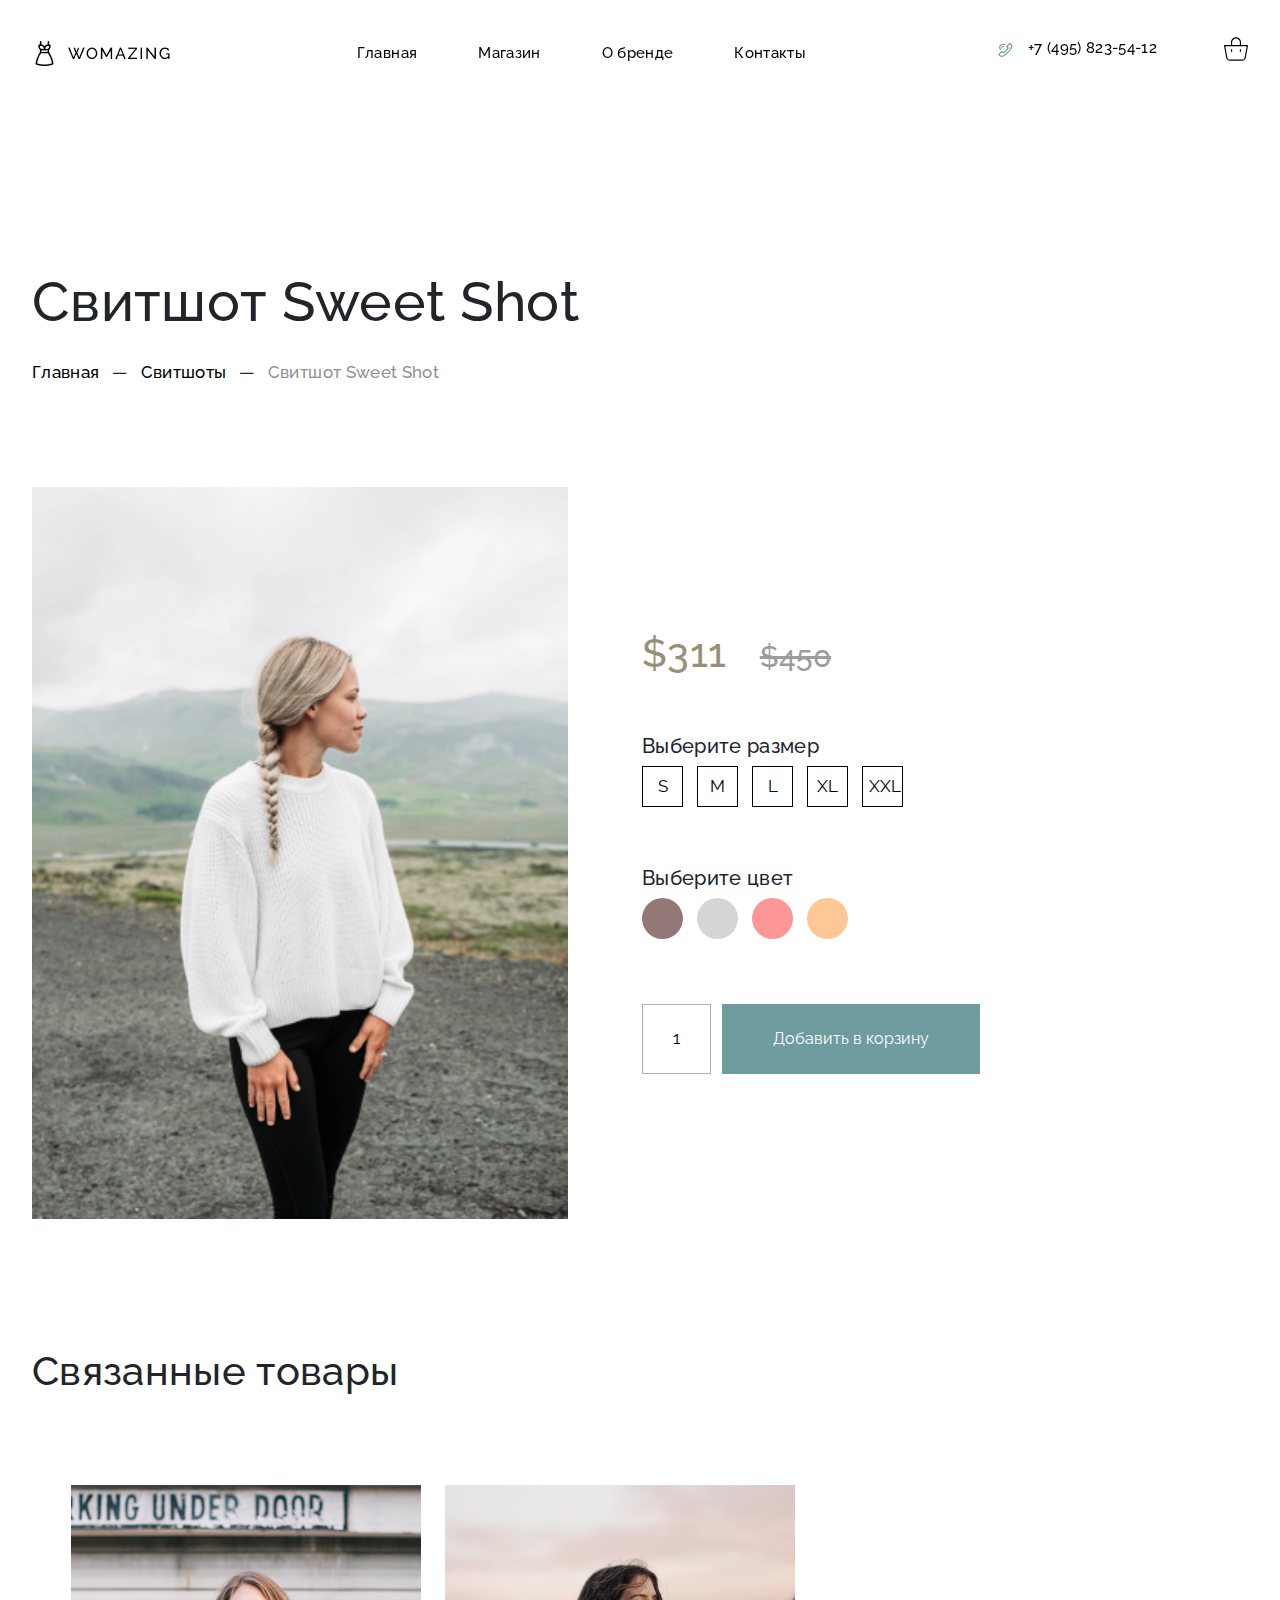
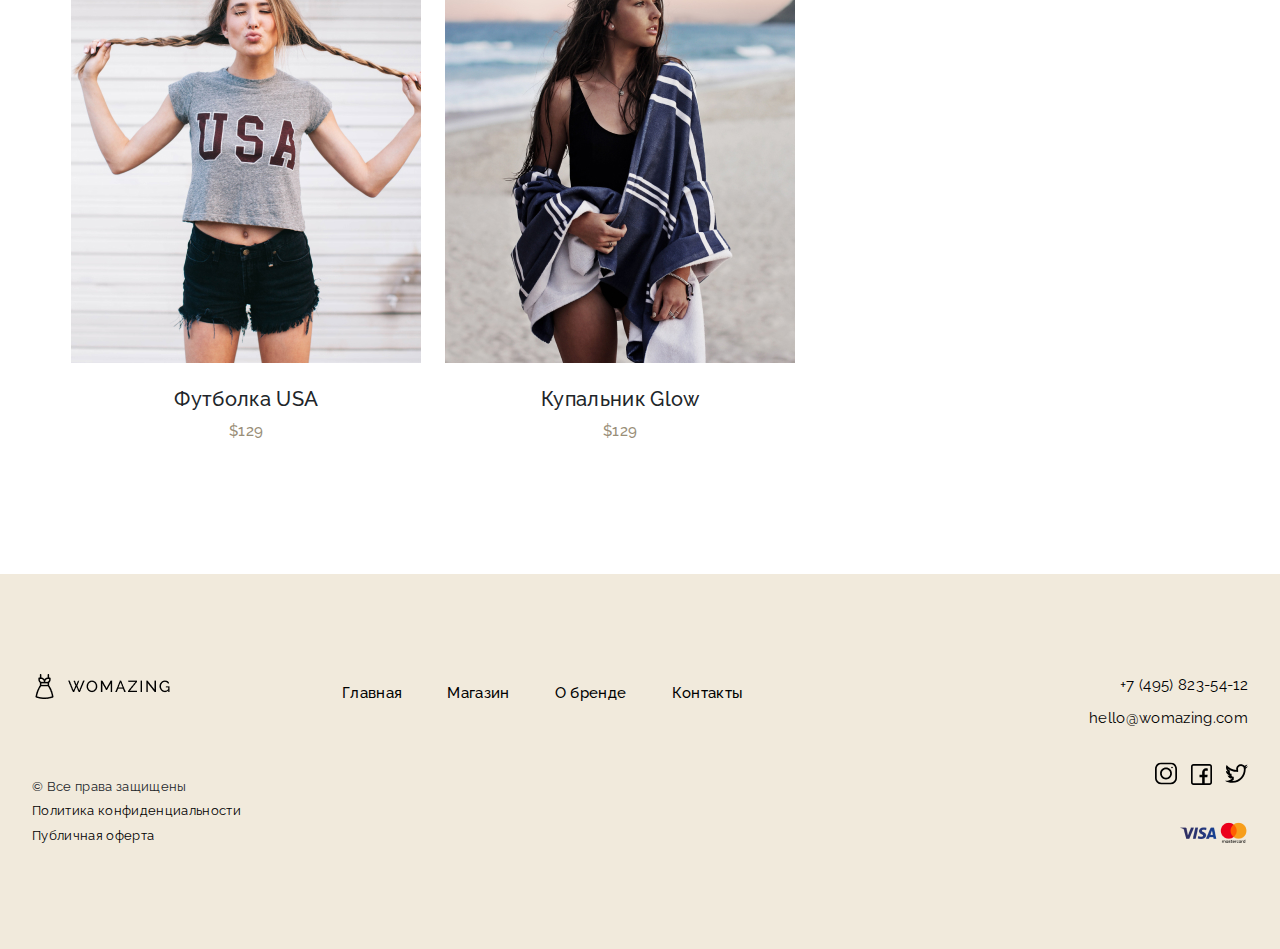
<file: item.html>
<!DOCTYPE html>
<html lang="ru">

<head>
    <meta charset="UTF-8">
    <meta http-equiv="X-UA-Compatible" content="IE=edge">
    <meta name="viewport" content="width=device-width, initial-scale=1.0">
    <title>Womazing</title>
    <meta name="description" content="Магазин женской одежды">
    <meta name="keywords" content="магазин, одежда,интернет-магазин, женщины, мода, покупки, стиль">
    <!-- OG Tags -->
    <meta property="og:title" content="Womazing">
    <meta property="og:description" content="Магазин женской одежд">
    <meta property="og:type" content="article">
    <meta property="og:image" content="https://sitename.ru/img/preview.jpg">
    <meta property="og:site_name" content="Womazing">
    <!-- Styling -->
    <meta name="theme-color" content="#6E9C9F">
    <link rel="apple-touch-icon" href="img/apple-touch-icon.png">
    <link rel="icon" type="image/png" href="img/favicon.png">
    <!-- Bootstrap -->
    <link rel="stylesheet" href="css/bootstrap.min.css">
    <!-- CSS -->
    <link rel="preconnect" href="https://fonts.googleapis.com">
    <link rel="preconnect" href="https://fonts.gstatic.com" crossorigin>
    <link href="https://fonts.googleapis.com/css2?family=Raleway:wght@400;500;700&display=swap" rel="stylesheet">
    <link rel="stylesheet" href="slick/slick.css">
    <link rel="stylesheet" href="css/style.css">
</head>

<body>
    <nav class="navbar fixed-top navbar-expand-lg align-items-center scrolling-navbar" id="navbar">
        <div class="container-fluid container">
            <a href="index.html" class="logo">
                <img src="img/logo.png" alt="Womazing">
            </a>
            <button class="navbar-toggler" type="button" data-bs-toggle="collapse" data-bs-target="#navbarScroll"
                aria-controls="navbarScroll" aria-expanded="false" aria-label="Toggle navigation">
                <span class="navbar-toggler-icon"></span>
            </button>
            <div class="collapse navbar-collapse" id="navbarScroll">
                <ul class="navbar-nav m-auto" style="--bs-scroll-height: 100px;">
                    <li class="nav-item">
                        <a class="nav-link" aria-current="page" href="index.html">Главная</a>
                    </li>
                    <li class="nav-item">
                        <a class="nav-link" aria-current="page" href="shop.html">Магазин</a>
                    </li>
                    <li class="nav-item">
                        <a class="nav-link" aria-current="page" href="about.html">О бренде</a>
                    </li>
                    <li class="nav-item">
                        <a class="nav-link" aria-current="page" href="contacts.html">Контакты</a>
                    </li>
                </ul>
                <div class="connect d-flex flex-column flex-lg-row">
                    <div class="phone d-flex align-items-start">
                        <button class="phone__btn" type="button">
                        </button>
                        <div id="modal-wrapper">
                            <div id="overlay"></div>
                            <div class="modals active" id="modal-window">
                                <div class="btn-wrapper">
                                    <button id="btn-close"></button>
                                </div>
                                <h3 class="modal-title">Заказать обратный звонок</h3>
                                <form action="php/mail.php" class="form" id="feedbackForm" method="get" novalidate>
                                    <input type="text" class="form__input" placeholder="Имя" name="firstName"
                                        required="">
                                    <input type="email" class="form__input" placeholder="E-mail" name="email"
                                        required="">
                                    <input type="tel" class="form__input" placeholder="Телефон" name="telephone"
                                        required="">
                                    <button class="form__btn filled-btn btn" data-submit>Заказать звонок</button>
                                </form>
                            </div>
                            <div class="modals" id="modal-window-feedback">
                                <h3 class="modal-title">Отлично! Мы скоро вам перезвоним.</h3>
                                <button id="btn-feedback-close" class="ghost-btn-close ghost-btn">Закрыть</button>

                            </div>
                        </div>
                        <a class="phone__link base-link" href="tel:+7-495-823-54-12">+7 (495) 823-54-12</a>
                    </div>
                    <div class="cart">
                        <a class="cart__link" href="cart.html">
                            <img class="cart__img" src="img/shopping-bags.svg" alt="Cart icon">
                        </a>
                        <span class="cart__items-number">3</span>
                    </div>
                </div>
            </div>
        </div>
    </nav>
    <section class="item-heading heading">
        <div class="container">
            <div class="row">
                <div class="col-12">
                    <h1 class="item-title commom-title title">Свитшот Sweet Shot</h1>
                    <ul class="breadcrumps d-none d-lg-flex">
                        <li><a href="index.html">Главная</a></li>
                        <li><a href="index.html">Свитшоты</a></li>
                        <li><span class="gray">Свитшот Sweet Shot</span></li>
                    </ul>
                </div>
            </div>
        </div>
    </section>
    <section class="item common-page">
        <div class="container">
            <div class="row">
                <div class="col-lg-12 d-sm-flex align-items-center">
                    <div class="img-wrapper">
                        <img class="item-img" src="img/shop_third.jpg" alt="Women">
                    </div>
                    <div class="choise-wrapper">
                        <span class="choise-price price">$311</span>
                        <span class="price-obsolete choise-price"><s>$450</s></span>
                        <div class="size">
                            <h4 class="item-title subtitle">Выберите размер</h4>
                            <ul class="size-list d-flex">
                                <li class="size-list__item">
                                    <button class="size-list__btn" type="button">S</button>
                                </li>
                                <li class="size-list__item">
                                    <button class="size-list__btn" type="button">M</button>
                                </li>
                                <li class="size-list__item">
                                    <button class="size-list__btn" type="button">L</button>
                                </li>
                                <li class="size-list__item">
                                    <button class="size-list__btn" type="button">XL</button>
                                </li>
                                <li class="size-list__item">
                                    <button class="size-list__btn" type="button">XXL</button>
                                </li>
                            </ul>
                        </div>
                        <div class="color">
                            <h4 class="item-title subtitle">Выберите цвет</h4>
                            <ul class="size-list d-flex">
                                <li class="color-list__item">
                                    <button class="color-list__btn" id="light-brown" type="button"></button>
                                </li>
                                <li class="color-list__item">
                                    <button class="color-list__btn" id="grizzly" type="button"></button>
                                </li>
                                <li class="color-list__item">
                                    <button class="color-list__btn" id="pink" type="button"></button>
                                </li>
                                <li class="color-list__item">
                                    <button class="color-list__btn" id="yellow" type="button"></button>
                                </li>
                            </ul>
                        </div>
                        <div class="cart-buttons d-flex">
                            <button type="button" href="#" class="count d-block">1</button>
                            <button type="button" href="#" class="to-cart-btn filled-btn btn">Добавить в
                                корзину</button>
                        </div>
                    </div>
                </div>
                <div class="add-item">
                    <div class="row">
                        <div class="col-12">
                            <h2 class="item-title section-title">Связанные товары</h2>
                        </div>
                        <div class="col-12 col-md-6 col-lg-4">
                            <div class="card-wrapper m-sm-0 float-md-end">
                                <a href="#" class="offer-img d-block">
                                    <img src="img/shop_first.jpg" alt="Women in t-shirt" class="mx-auto mx-md-0">
                                </a>
                                <div class="item-wrapper">
                                    <h4 class="offer-subtitle subtitle">Футболка USA</h4>
                                    <span class="price">$129</span>
                                </div>
                            </div>
                        </div>
                        <div class="col-12 col-md-6 col-lg-4">
                            <div class="card-wrapper m-sm-0 float-md-start">
                                <a href="#" class="offer-img d-block">
                                    <img src="img/shop_second.jpg" alt="Women in t-shirt" class="mx-auto mx-md-0">
                                </a>
                                <div class="item-wrapper">
                                    <h4 class="offer-subtitle subitle">Купальник Glow</h4>
                                    <span class="price">$129</span>
                                </div>
                            </div>
                        </div>
                    </div>
                </div>
            </div>
    </section>
    <footer class="footer" id="footer">
        <div class="container">
            <div class="row">
                <div class="col-12 col-md-5 col-lg-3">
                    <a href="#" class="logo">
                        <img src="img/logo.png" alt="Womazing">
                    </a>
                    <div class="information d-flex flex-column">
                        <span class="copyright">&#169; Все права защищены</span>
                        <a href="https://policies.google.com/privacy?hl=ru" target="_blank"
                            class="policy base-link">Политика
                            конфиденциальности</a>
                        <a href="https://kostis.ru/publichnaya_oferta/" target="_blank"
                            class="p-offer base-link">Публичная оферта</a>
                    </div>
                </div>
                <div class="col-12 col-md-7 col-lg-6">
                    <nav class="footer-nav">
                        <ul
                            class="navbar-nav footer-navbar d-flex flex-column flex-sm-row justify-content-end justify-content-md-start">
                            <li class="nav-item">
                                <a class="nav-link" aria-current="page" href="index.html">Главная</a>
                            </li>
                            <li class="nav-item">
                                <a class="nav-link" aria-current="page" href="shop.html">Магазин</a>
                                <ul class="submenu">
                                    <li class="submenu__item base-link"><a href="">Пальто</a></li>
                                    <li class="submenu__item base-link"><a href="">Свитшоты</a></li>
                                    <li class="submenu__item base-link"><a href="">Кардиганы</a></li>
                                    <li class="submenu__item base-link"><a href="">Толстовки</a></li>
                                </ul>
                            </li>
                            <li class="nav-item">
                                <a class="nav-link" aria-current="page" href="about.html">О бренде</a>
                            </li>
                            <li class="nav-item">
                                <a class="nav-link" aria-current="page" href="contacts.html">Контакты</a>
                            </li>
                        </ul>
                    </nav>
                </div>
                <div class="col-12 col-md-12 align-items-md-start col-lg-3 d-flex flex-column align-items-lg-end">
                    <div class="contact-links d-flex flex-column">
                        <a class="phone__link base-link" href="tel:+7-495-823-54-12">+7 (495) 823-54-12</a>
                        <a class="email__link base-link" href="mailto:hello@womazing.com">hello@womazing.com</a>
                    </div>
                    <div class="social">
                        <a href="https://www.instagram.com/" target="_blank" class="social__link" id="instagram">
                            <img src="img/instagram.svg" alt="Instagram icon" class="social__img">
                        </a>
                        <a href="https://www.facebook.com/" target="_blank" class="social__link" id="facebook">
                            <img src="img/facebook.svg" alt="Facebook icon" class="social__img">
                        </a>
                        <a href="https://twitter.com/?lang=ru" target="_blank" class="social__link" id="twitter">
                            <img src="img/twitter.svg" alt="Twitter icon" class="social__img">
                        </a>
                    </div>
                    <a href="https://www.visa.com.ru/visa-russia-notice.html" target="_blank" class="payment">
                        <img src="img/visa-mastercard.png" alt="Online payment" class="payment__img">
                    </a>
                </div>
            </div>
        </div>
    </footer>

    <!-- Jquery, Swiper, Bootstrap -->
    <script src="js/jquery-3.6.0.min.js"></script>
    <script src="js/bootstrap.min.js"></script>
    <script src="js/jquery.validate.min.js"></script>
    <script src="slick/slick.min.js"></script>

    <!-- main JS -->
    <script src="js/main.js"></script>
</body>

</html>
</file>
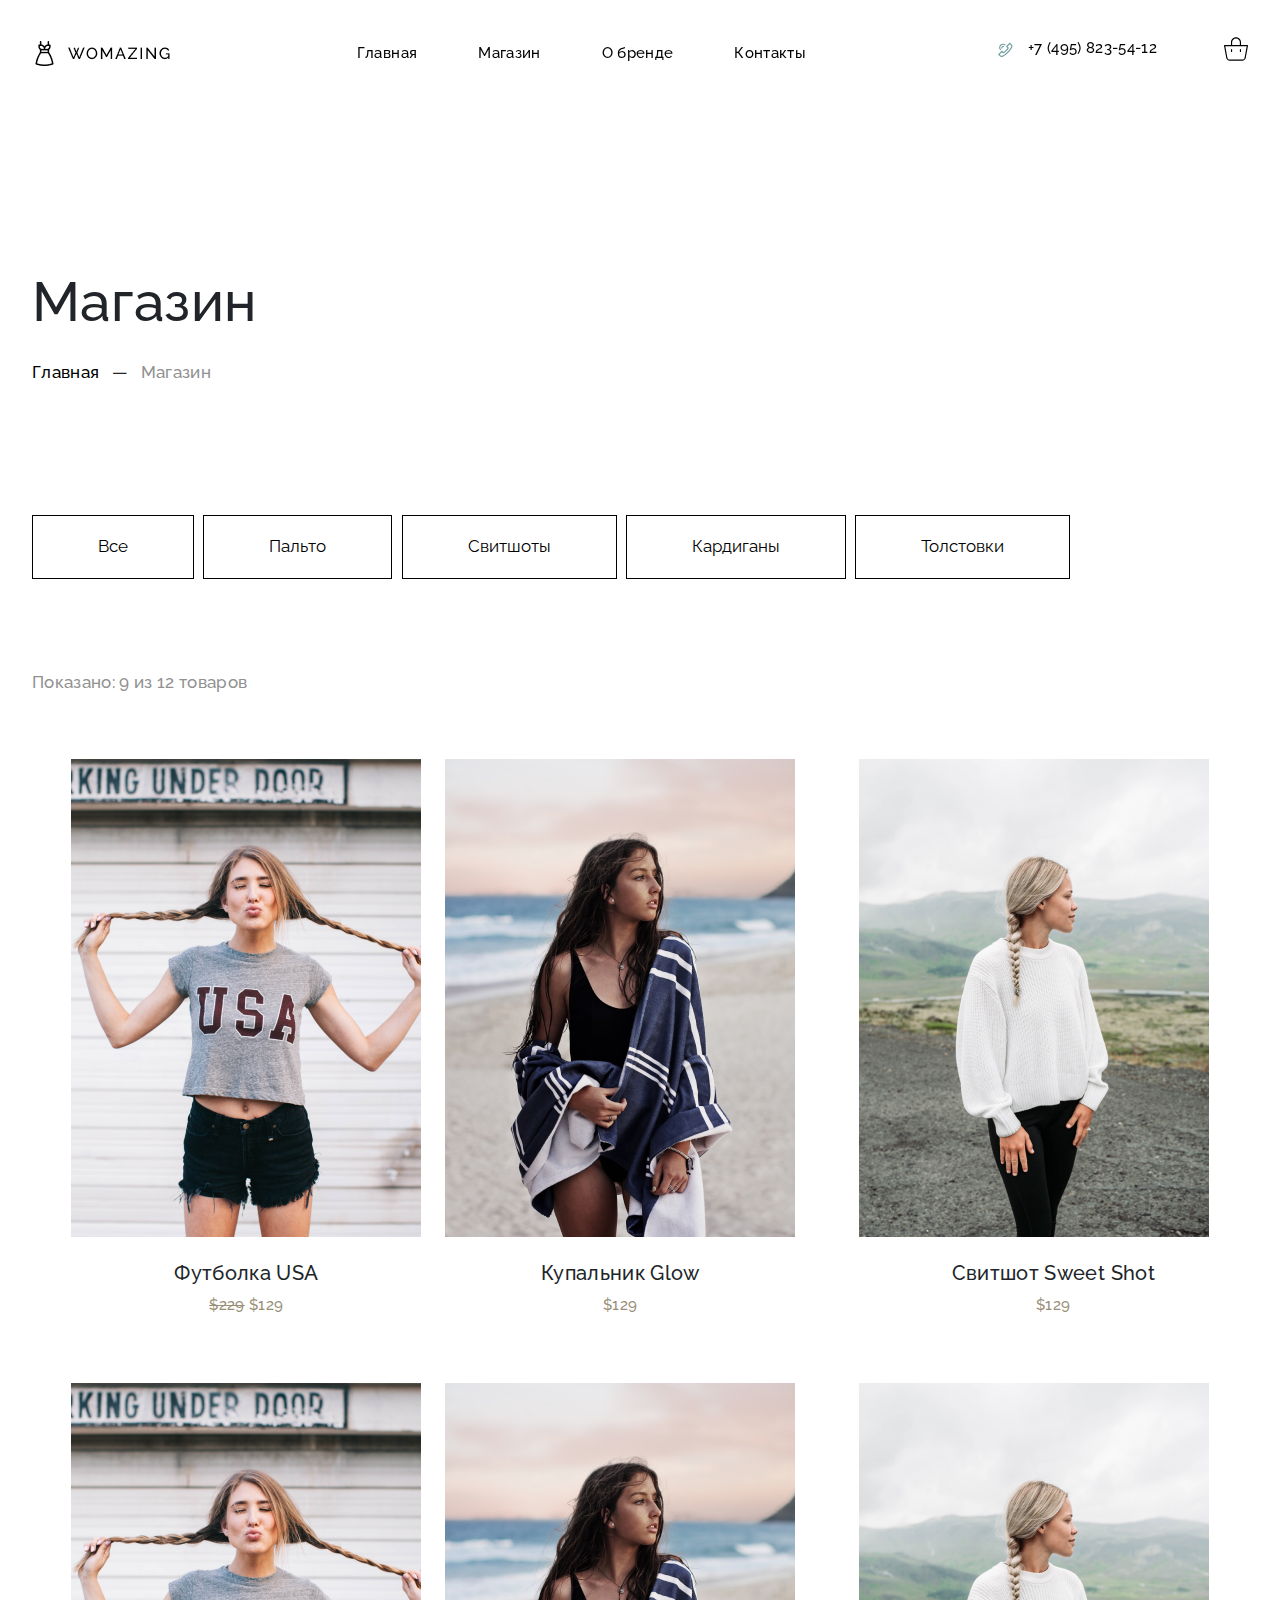
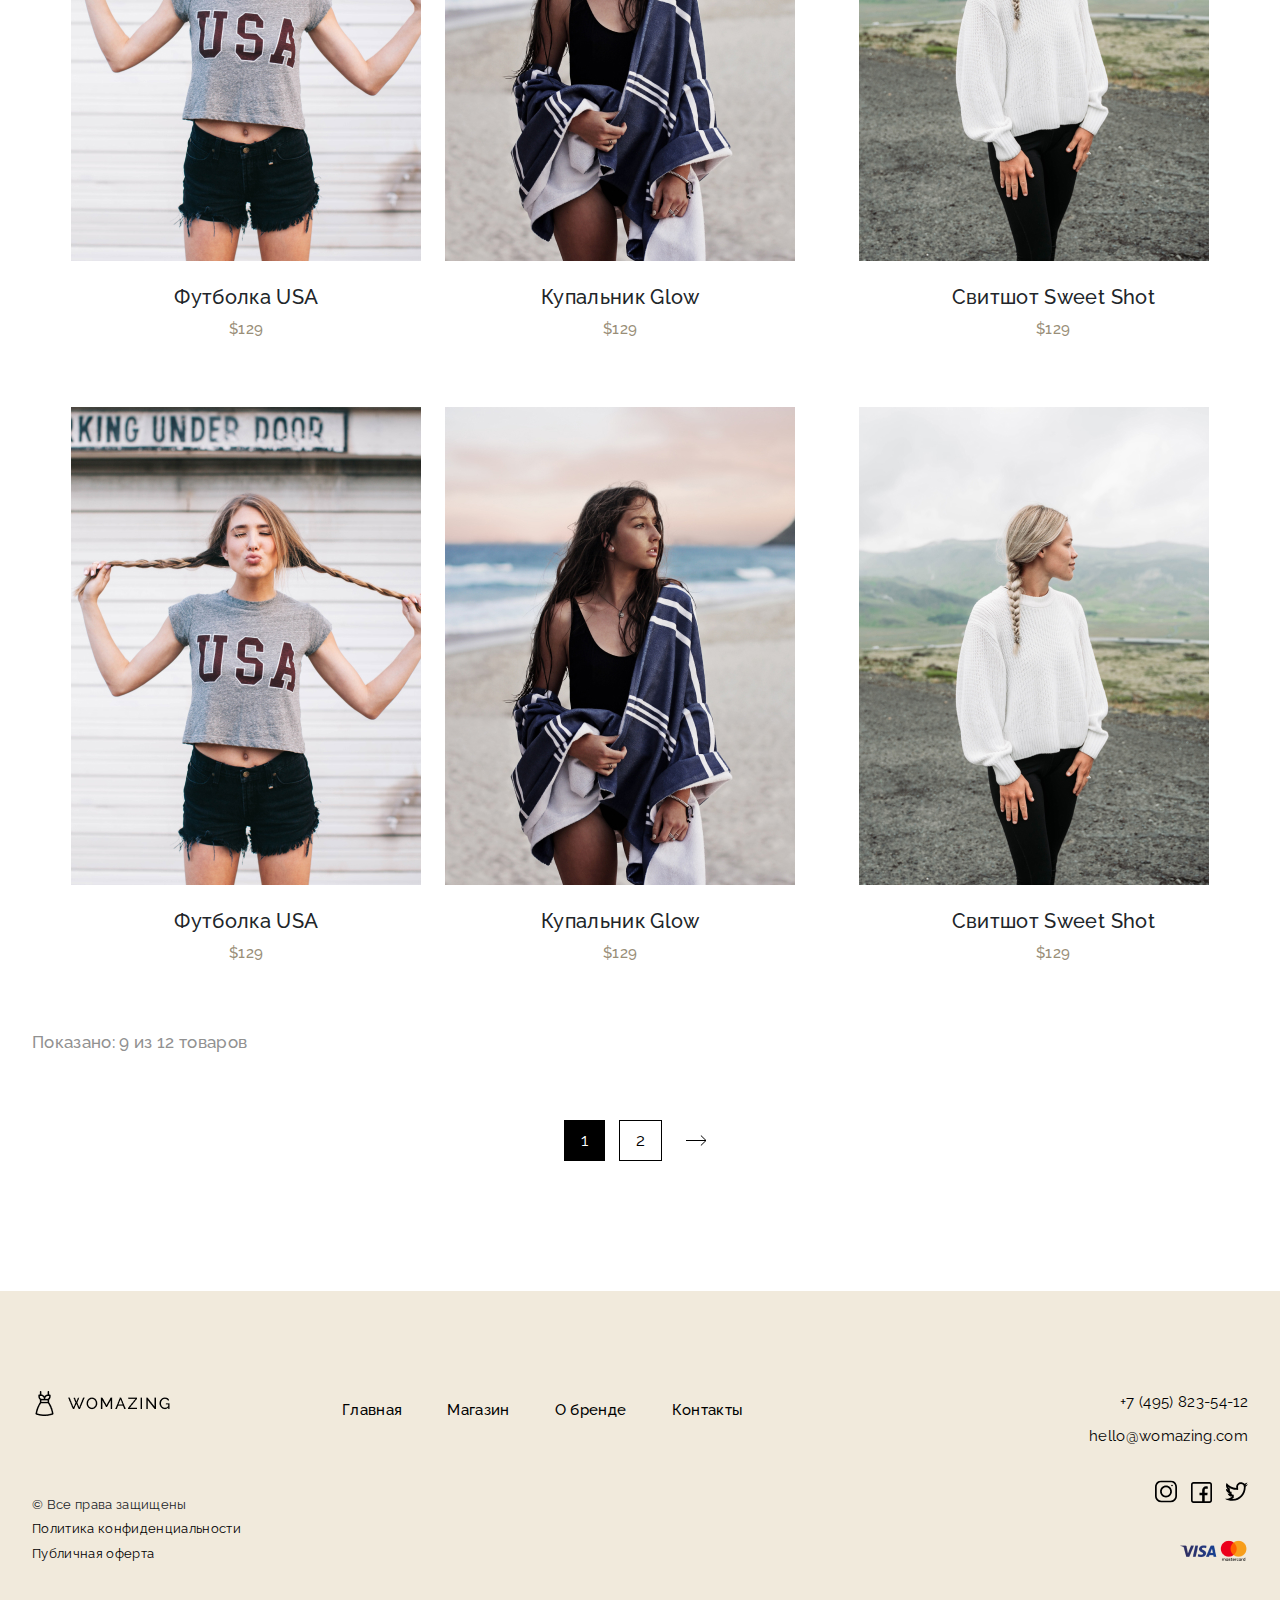
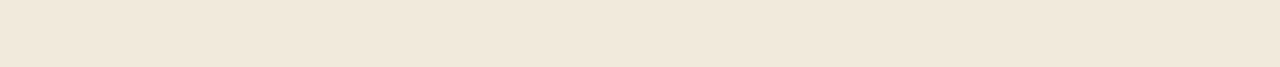
<file: shop.html>
<!DOCTYPE html>
<html lang="ru">

<head>
    <meta charset="UTF-8">
    <meta http-equiv="X-UA-Compatible" content="IE=edge">
    <meta name="viewport" content="width=device-width, initial-scale=1.0">
    <title>Womazing</title>
    <meta name="description" content="Магазин женской одежды">
    <meta name="keywords" content="магазин, одежда,интернет-магазин, женщины, мода, покупки, стиль">
    <!-- OG Tags -->
    <meta property="og:title" content="Womazing">
    <meta property="og:description" content="Магазин женской одежд">
    <meta property="og:type" content="article">
    <meta property="og:image" content="https://sitename.ru/img/preview.jpg">
    <meta property="og:site_name" content="Womazing">
    <!-- Styling -->
    <meta name="theme-color" content="#6E9C9F">
    <link rel="apple-touch-icon" href="img/apple-touch-icon.png">
    <link rel="icon" type="image/png" href="img/favicon.png">
    <!-- Bootstrap -->
    <link rel="stylesheet" href="css/bootstrap.min.css">
    <!-- CSS -->
    <link rel="preconnect" href="https://fonts.googleapis.com">
    <link rel="preconnect" href="https://fonts.gstatic.com" crossorigin>
    <link href="https://fonts.googleapis.com/css2?family=Raleway:wght@400;500;700&display=swap" rel="stylesheet">
    <link rel="stylesheet" href="slick/slick.css">
    <link rel="stylesheet" href="css/style.css">
</head>

<body>
    <nav class="navbar fixed-top navbar-expand-lg align-items-center scrolling-navbar" id="navbar">
        <div class="container-fluid container">
            <a href="index.html" class="logo">
                <img src="img/logo.png" alt="Womazing">
            </a>
            <button class="navbar-toggler" type="button" data-bs-toggle="collapse" data-bs-target="#navbarScroll"
                aria-controls="navbarScroll" aria-expanded="false" aria-label="Toggle navigation">
                <span class="navbar-toggler-icon"></span>
            </button>
            <div class="collapse navbar-collapse" id="navbarScroll">
                <ul class="navbar-nav m-auto" style="--bs-scroll-height: 100px;">
                    <li class="nav-item">
                        <a class="nav-link" aria-current="page" href="index.html">Главная</a>
                    </li>
                    <li class="nav-item">
                        <a class="nav-link" aria-current="page" href="shop.html">Магазин</a>
                    </li>
                    <li class="nav-item">
                        <a class="nav-link" aria-current="page" href="about.html">О бренде</a>
                    </li>
                    <li class="nav-item">
                        <a class="nav-link" aria-current="page" href="contacts.html">Контакты</a>
                    </li>
                </ul>
                <div class="connect d-flex flex-column flex-lg-row">
                    <div class="phone d-flex align-items-start">
                        <button class="phone__btn" type="button">
                        </button>
                        <div id="modal-wrapper">
                            <div id="overlay"></div>
                            <div class="modals active" id="modal-window">
                                <div class="btn-wrapper">
                                    <button id="btn-close"></button>
                                </div>
                                <h3 class="modal-title">Заказать обратный звонок</h3>
                                <form action="php/mail.php" class="form" id="feedbackForm" method="get" novalidate>
                                    <input type="text" class="form__input" placeholder="Имя" name="firstName"
                                        required="">
                                    <input type="email" class="form__input" placeholder="E-mail" name="email"
                                        required="">
                                    <input type="tel" class="form__input" placeholder="Телефон" name="telephone"
                                        required="">
                                    <button class="form__btn filled-btn btn" data-submit>Заказать звонок</button>
                                </form>
                            </div>
                            <div class="modals" id="modal-window-feedback">
                                <h3 class="modal-title">Отлично! Мы скоро вам перезвоним.</h3>
                                <button id="btn-feedback-close" class="ghost-btn-close ghost-btn">Закрыть</button>

                            </div>
                        </div>
                        <a class="phone__link base-link" href="tel:+7-495-823-54-12">+7 (495) 823-54-12</a>
                    </div>
                    <div class="cart">
                        <a class="cart__link" href="cart.html">
                            <img class="cart__img" src="img/shopping-bags.svg" alt="Cart icon">
                        </a>
                        <span class="cart__items-number">3</span>
                    </div>
                </div>
            </div>
        </div>
    </nav>
    <section class="heading">
        <div class="container">
            <div class="row">
                <div class="col-12">
                    <h1 class="shop-title commom-title title">Магазин</h1>
                    <ul class="breadcrumps d-none d-lg-flex">
                        <li><a href="index.html">Главная</a></li>
                        <li><span class="gray">Магазин</span></li>
                    </ul>
                </div>
            </div>
        </div>
    </section>
    <section class="shop" id="shop">
        <div class="container">
            <div class="row">
                <div class="col-12">
                    <div class="shop-buttons">
                        <!-- В  JS НУЖНО ДОБАВИТЬ АКТИВНОЙ КНОПКЕ КЛАСС ACTIVE-BLACK И КЛАСС SWITCH-ON (для ховера)
                            Убрать actve-black с предыдущей кнопки и добавить текущей
                            Убрать switch-on с текущей кнопки и добавить предыдущей
                        -->
                        <button class="switcher" type="button">Все</button>
                        <button class="switcher" type="button">Пальто</button>
                        <button class="switcher" type="button">Свитшоты</button>
                        <button class="switcher" type="button">Кардиганы</button>
                        <button class="switcher" type="button">Толстовки</button>
                    </div>
                </div>
                <div class="col-12">
                    <span class="gray">Показано: 9 из 12 товаров</span>
                </div>
            </div>
            <div class="shop-wrapper">
                <div class="row">
                    <div class="col-12 col-md-6 col-lg-4">
                        <div class="card-wrapper m-sm-0 float-md-end">
                            <a href="item.html" class="offer-img d-block">
                                <img src="img/shop_first.jpg" alt="Women in t-shirt" class="mx-auto mx-md-0">
                            </a>
                            <div class="item-wrapper">
                                <h4 class="offer-subtitle subitle">Футболка USA</h4>
                                <span class="price"><s>$229</s></span>
                                <span class="price">$129</span>
                            </div>
                        </div>
                    </div>
                    <div class="col-12 col-md-6 col-lg-4">
                        <div class="card-wrapper m-sm-0 float-md-start">
                            <a href="item.html" class="offer-img d-block">
                                <img src="img/shop_second.jpg" alt="Women in t-shirt" class="mx-auto mx-md-0">
                            </a>
                            <div class="item-wrapper">
                                <h4 class="offer-subtitle subitle">Купальник Glow</h4>
                                <span class="price">$129</span>
                            </div>
                        </div>
                    </div>
                    <div class="col-12 col-lg-4">
                        <div class="card-wrapper">
                            <a href="item.html" class="offer-img d-block">
                                <img src="img/shop_third.jpg" alt="Women in t-shirt" class="mx-auto mx-lg-0">
                            </a>
                            <div class="item-wrapper">
                                <h4 class="offer-subtitle subitle">Свитшот Sweet Shot</h4>
                                <span class="price">$129</span>
                            </div>
                        </div>
                    </div>
                </div>
            </div>
            <div class="shop-wrapper">
                <div class="row">
                    <div class="col-12 col-md-6 col-lg-4">
                        <div class="card-wrapper m-sm-0 float-md-end">
                            <a href="item.html" class="offer-img d-block">
                                <img src="img/shop_first.jpg" alt="Women in t-shirt" class="mx-auto mx-md-0">
                            </a>
                            <div class="item-wrapper">
                                <h4 class="offer-subtitle subitle">Футболка USA</h4>
                                <span class="price">$129</span>
                            </div>
                        </div>
                    </div>
                    <div class="col-12 col-md-6 col-lg-4">
                        <div class="card-wrapper m-sm-0 float-md-start">
                            <a href="item.html" class="offer-img d-block">
                                <img src="img/shop_second.jpg" alt="Women in t-shirt" class="mx-auto mx-md-0">
                            </a>
                            <div class="item-wrapper">
                                <h4 class="offer-subtitle subitle">Купальник Glow</h4>
                                <span class="price">$129</span>
                            </div>
                        </div>
                    </div>
                    <div class="col-12 col-lg-4">
                        <div class="card-wrapper">
                            <a href="item.html" class="offer-img d-block">
                                <img src="img/shop_third.jpg" alt="Women in t-shirt" class="mx-auto mx-lg-0">
                            </a>
                            <div class="item-wrapper">
                                <h4 class="offer-subtitle subitle">Свитшот Sweet Shot</h4>
                                <span class="price">$129</span>
                            </div>
                        </div>
                    </div>
                </div>
            </div>
            <div class="shop-wrapper">
                <div class="row">
                    <div class="col-12 col-md-6 col-lg-4">
                        <div class="card-wrapper m-sm-0 float-md-end">
                            <a href="item.html" class="offer-img d-block">
                                <img src="img/shop_first.jpg" alt="Women in t-shirt" class="mx-auto mx-md-0">
                            </a>
                            <div class="item-wrapper">
                                <h4 class="offer-subtitle subitle">Футболка USA</h4>
                                <span class="price">$129</span>
                            </div>
                        </div>
                    </div>
                    <div class="col-12 col-md-6 col-lg-4">
                        <div class="card-wrapper m-sm-0 float-md-start">
                            <a href="item.html" class="offer-img d-block">
                                <img src="img/shop_second.jpg" alt="Women in t-shirt" class="mx-auto mx-md-0">
                            </a>
                            <div class="item-wrapper">
                                <h4 class="offer-subtitle subitle">Купальник Glow</h4>
                                <span class="price">$129</span>
                            </div>
                        </div>
                    </div>
                    <div class="col-12 col-lg-4">
                        <div class="card-wrapper">
                            <a href="item.html" class="offer-img d-block">
                                <img src="img/shop_third.jpg" alt="Women in t-shirt" class="mx-auto mx-lg-0">
                            </a>
                            <div class="item-wrapper">
                                <h4 class="offer-subtitle subitle">Свитшот Sweet Shot</h4>
                                <span class="price">$129</span>
                            </div>
                        </div>
                    </div>
                </div>
            </div>
            <div class="row">
                <div class="col-12">
                    <span class="gray">Показано: 9 из 12 товаров</span>
                </div>
                <div class="col-12">
                    <div class="pagination-buttons d-flex justify-content-center align-items-center">
                        <button class="pagination first-page active-black" type="button">1</button>
                        <button class="pagination second-page" type="button">2</button>
                        <button class="pagination-arrow" type="button">
                        </button>
                    </div>
                </div>
            </div>
    </section>
    <footer class="footer" id="footer">
        <div class="container">
            <div class="row">
                <div class="col-12 col-md-5 col-lg-3">
                    <a href="#" class="logo">
                        <img src="img/logo.png" alt="Womazing">
                    </a>
                    <div class="information d-flex flex-column">
                        <span class="copyright">&#169; Все права защищены</span>
                        <a href="https://policies.google.com/privacy?hl=ru" target="_blank"
                            class="policy base-link">Политика
                            конфиденциальности</a>
                        <a href="https://kostis.ru/publichnaya_oferta/" target="_blank"
                            class="p-offer base-link">Публичная оферта</a>
                    </div>
                </div>
                <div class="col-12 col-md-7 col-lg-6">
                    <nav class="footer-nav">
                        <ul
                            class="navbar-nav footer-navbar d-flex flex-column flex-sm-row justify-content-end justify-content-md-start">
                            <li class="nav-item">
                                <a class="nav-link" aria-current="page" href="index.html">Главная</a>
                            </li>
                            <li class="nav-item">
                                <a class="nav-link" aria-current="page" href="shop.html">Магазин</a>
                                <ul class="submenu">
                                    <li class="submenu__item base-link"><a href="">Пальто</a></li>
                                    <li class="submenu__item base-link"><a href="">Свитшоты</a></li>
                                    <li class="submenu__item base-link"><a href="">Кардиганы</a></li>
                                    <li class="submenu__item base-link"><a href="">Толстовки</a></li>
                                </ul>
                            </li>
                            <li class="nav-item">
                                <a class="nav-link" aria-current="page" href="about.html">О бренде</a>
                            </li>
                            <li class="nav-item">
                                <a class="nav-link" aria-current="page" href="contacts.html">Контакты</a>
                            </li>
                        </ul>
                    </nav>
                </div>
                <div class="col-12 col-md-12 align-items-md-start col-lg-3 d-flex flex-column align-items-lg-end">
                    <div class="contact-links d-flex flex-column">
                        <a class="phone__link base-link" href="tel:+7-495-823-54-12">+7 (495) 823-54-12</a>
                        <a class="email__link base-link" href="mailto:hello@womazing.com">hello@womazing.com</a>
                    </div>
                    <div class="social">
                        <a href="https://www.instagram.com/" target="_blank" class="social__link" id="instagram">
                            <img src="img/instagram.svg" alt="Instagram icon" class="social__img">
                        </a>
                        <a href="https://www.facebook.com/" target="_blank" class="social__link" id="facebook">
                            <img src="img/facebook.svg" alt="Facebook icon" class="social__img">
                        </a>
                        <a href="https://twitter.com/?lang=ru" target="_blank" class="social__link" id="twitter">
                            <img src="img/twitter.svg" alt="Twitter icon" class="social__img">
                        </a>
                    </div>
                    <a href="https://www.visa.com.ru/visa-russia-notice.html" target="_blank" class="payment">
                        <img src="img/visa-mastercard.png" alt="Online payment" class="payment__img">
                    </a>
                </div>
            </div>
        </div>
    </footer>

    <!-- Jquery, Swiper, Bootstrap -->
    <script src="js/jquery-3.6.0.min.js"></script>
    <script src="js/bootstrap.min.js"></script>
    <script src="js/jquery.validate.min.js"></script>
    <script src="slick/slick.min.js"></script>

    <!-- main JS -->
    <script src="js/main.js"></script>
</body>

</html>
</file>
<file: css/style.css>
/* general */
html, body {
    height: 100%;
}

body {
    position: relative;
    font-family: 'Raleway', sans-serif;
    font-size: 17px;
    font-weight: 500;
    line-height: 1.4em;
    letter-spacing: 0.02em;
}
.container {
    max-width: 1110px;
    margin: 0 auto;
}

ul, li {
    list-style: none;
    margin: 0;
    padding: 0;
}

textarea {
    resize: none;
    border: none;
}

button {
    background: none;
    border: none;
}

p {
    margin: 0;
    padding: 0;
}

a {
    display: inline-block;
    text-decoration: none;
    color: #000;
}

img {
    display: block;
}

input {
    border: none;
}

.section-title {
    font-size: 40px;
    line-height: 1.1em;
    margin-bottom: 92px;
}

.btn {
    display: block;
    padding: 22px 49px;
    font-weight: 400;
    text-align: center;
    border-radius: 0;
}

.filled-btn {
    width: 100%;
    background: #6E9C9F;
    color: #FFFFFF;
    transition: color 0.5s ease, background 0.5s ease;
}
.filled-btn:hover {
    color: #FFFFFF;
    background: #509498;
    transition: color 0.5s ease, background 0.5s ease;
}

.ghost-btn {
    border: 1px solid #6E9C9F;
    color: #6E9C9F;
    transition: color 0.5s ease, background 0.5s ease;
}
.ghost-btn:hover {
    color: #FFFFFF;
    background: #6E9C9F;
    transition: color 0.5s ease, background 0.5s ease;
}

.base-link {
    border-bottom: 1px solid transparent;
    transition: color 0.5s ease, border-bottom 0.5s ease;
}
.base-link:hover {
    color: #6E9C9F;
    border-bottom: 1px solid #CEDEDF;
    transition: color 0.5s ease, border-bottom 0.5s ease;
}


/* navbar */
.navbar {
    padding: 34px 0 33px;
}

.scrolled {
    background: #FFFFFF;
    box-shadow: 0px 4px 15px rgba(0, 0, 0, 0.05);
    transition: all 0.5s ease;
}

.navbar-toggler-icon {
    background: url(../img/burger-menu.svg) no-repeat center / cover;
}

.navbar-nav {
    padding: 0;
    margin: 0;
    font-size: 15px;
}
.nav-item:not(:last-child) {
    margin-right: 45px;
}

.nav-link {
    color: #000;
    transition: text-shadow 0.5s ease, color 0.5s ease;
}
.nav-link:hover {
    color: #6E9C9F;
    text-shadow:0px 0px 1px #6E9C9F;
    transition: text-shadow 0.5s ease, color 0.5s ease;
}

.phone__btn {
    background: url(../img/phone-btn-g.svg) no-repeat;
    background-position: top 3px right 4px;
    width: 27px;
    height: 27px;
    transition: all 0.5s ease;
}
.phone__btn:hover {
    background: url(../img/phone-btn-w.svg) no-repeat;
    background-position: top 3px right 4px;
    background-color: #6E9C9F;
    transition: all 0.5s ease;
}
.phone__link {
    font-size: 15px;
    padding-left: 9px;
}

.cart {
    position: relative;
    margin-left: 67px;
}

.cart__items-number {
    display: block;
    position: absolute;
    bottom: 22px;
    left: 18px;
    width: 15px;
    height: 15px;
    background: #998E78;
    border-radius: 50px;
    font-weight: 400;
    font-size: 9px;
    line-height: 1em;
    text-align: center;
    color: #FFFFFF;
    padding-top: 2px;
    opacity: 0;
}

/* navbar overlay-form */
#modal-wrapper {
    display: none;
}
#modal-wrapper.active {
    display: block;
}

#overlay {
    position: fixed;
    top: 0;
    left: 0;
    width: 100%;
    height: 100%;
    z-index: 1;
    background-color: rgba(110, 156, 159, 0.95);
    cursor: pointer;
}

.modals {
    position: fixed;
    top: 50%;
    left: 50%;
    transform: translate(-50%, -50%);
    z-index: 2;
    padding: 70px;
    max-width: 491px;
    height: auto;
    background: #FFFFFF;
}

.btn-wrapper {
    position: absolute;
    top: 32px;
    right: 32px;
    display: inline-block;
    background: url(../img/close.svg) no-repeat center / cover;
    width: 15px;
    height: 15px;
    cursor: pointer;
}

.modal-title {
    position: relative;
    font-size: 25px;
    text-align: center;
    margin-bottom: 35px;
}

.form__input {
    font-size: 17px;
    color: #868686;
    width: 100%;
    padding-bottom: 16px;
    margin-bottom: 35px;
    border-bottom: 1px solid #000;
}
.form__input:focus {
    border: 1px solid #000;
}

.form__btn {
    margin: 0 auto;
}

#modal-window-feedback {
    max-width: 600px;
}

#modal-window, #modal-window-feedback {
    display: none;
}
#modal-window.active {
    display: block;
}

#modal-window-feedback.active {
    display: block;
}

.ghost-btn-close {
    margin: 35px auto 0 !important;
}

/* footer */
.footer {
    padding: 100px 0;
    background: #F1EADC;
}
.information {
    margin-top: 70px;
    font-weight: 400;
    font-size: 13px;
}
.copyright {
    display: block;
}

.footer-navbar > li {
    display: inline-block;
    position: relative;
}

.submenu {
    position: absolute;
    top: 100%;
    left: 0;
    width: 100%;
    z-index: 10;
    padding: 39px 0 0;
}
.footer-nav .submenu {
    display: none;
}
.footer-nav ul li:hover .submenu {
    display: block;
}


.submenu__item:not(:last-child){
    margin-bottom: 10px;
}
.submenu__item a{
    font-weight: 400;
    font-size: 13px;
    transition: color 0.5s ease;
}
.submenu__item a:hover {
    color: #6E9C9F;
    transition: color 0.5s ease;
}

.contact-links {
    font-weight: 400;
    font-size: 15px;
    text-align: right;
}

.phone__link {
    margin-bottom: 9px;
}

.social {
    margin: 30px 0;
}
.social__link:not(:last-child) {
    margin-right: 9px;
}

/* hero */
.hero {
    position: relative;
    padding: 100px 0 84px;
    overflow:hidden;
    overflow-y:hidden;
    overflow-x:hidden;
    <body style='overflow-x:hidden;'>   
}

.hero-wrapper {
    position: relative;
}

.slider {
    margin-top: 145px;
}

.slider__title {
    font-size: 55px;
    line-height: 1.1em;
    max-width: 548px;
}

.slider__text {
    font-weight: 400;
    font-size: 20px;
    text-align: right;
    max-width: 385px;
    margin: 45px 0 0 0;
}

.hero-buttons {
    position: absolute;
    bottom: 153px;
    right: 240px;
}

.scroll-button {
    background: url(../img/row_down.svg) no-repeat center rgba(110, 156, 159, 0.1);
    width: 67px;
    height: auto;
    transition: background 0.5s ease;
}
.scroll-button:hover {
    background: url(../img/row_down-hover.svg) no-repeat center;
    transition: background 0.5s ease;
}

.hero-btn {
    max-width: 243px;
}

/* hero slick slider */
.slick-list {
    overflow: hidden;
}

.slick-track {
    display: flex;
}

.slider .slick-dots {
    display: flex;
    align-items: center;
    justify-content: center;
    padding-top: 246px;
}
.slider .slick-dots li{
    margin: 0px 6px;
}
.slider .slick-dots button{
    font-size: 0;
    width: 30px;
    height: 4px;
    background: #D1D1D1;
}

.slider .slick-dots li.slick-active button{
    background: #000000;
}

/* hero slick slider-gallery */
.gallery-wrapper {
    position: relative;
}

.hero-backside {
    display: block;
    position: absolute;
    width: 44%;
    height: 826px;
    top: 0px;
    right: 0px;
    background: #F1EADC;
    z-index: -1;
}


#left-absolute {
    position: absolute;
    bottom: -60px;
    left: -93px;
    z-index: 1;
    display: block;
}

.middle {
    margin-left: 38px;

}

#right-absolute {
    position: absolute;
    top: 123px;
    right: -77px;
    z-index: 1;
    display: block;
}

.slider-gallery .slick-list {
    overflow: hidden;
}

.slider-gallery .slick-track {
    display: flex;
}

/* slick-slider null */
.slick-slider {
    -webkit-user-select: auto;
    -moz-user-select: auto;
    -ms-user-select: auto;
    user-select: auto;
}

.slick-slider .slick-list {
    -webkit-transform: none !important;
    -moz-transform: none !important;
    -ms-transform: none !important;
    -o-transform: none !important;
    transform: none !important;
}

/* offer */
.offer {
    padding: 104px 0 64px ;
}

.offer-img {
    position: relative;
}
.offer-img img{
    max-width: 100%;
}
.offer-img::before {
    content: '';
    position: absolute;
    top: 0;
    left: 0;
    width: 100%;
    height: 100%;
    opacity: 0;
    background: url(../img/row_card_right.svg) no-repeat center rgba(110, 156, 159, 0.77);
    transition: opacity 0.5s ease;
}
.offer-img:hover::before {
    opacity: 1;
    transition: opacity 0.5s ease;
}

.item-wrapper {
    text-align: center;
    margin-top: 24px;
}

.subtitle {
    font-size: 20px;
}

.offer-subtitle {
    font-size: 20px;
}

.price {
    font-size: 15px;
    color: #998E78;
}

.offer-btn {
    margin: 65px auto 0;
    max-width: 243px;
}

.ghost-btn {
    display: block;
    padding: 22px 49px;
    margin: 65px auto 0;
    max-width: 243px;
    border: 1px solid #6E9C9F;
    font-weight: 400;
    line-height: 138.9%;
    text-align: center;
    color: #6E9C9F;
    transition: color 0.5s ease, background 0.5s ease;
}

/* benefits */
.benefits {
    padding: 65px 0;
}

.benefit-img {
    margin-bottom: 37px;
}

.benefit-suptitle {
    margin-bottom: 24px;
}

.suptitle {
    font-size: 25px;
}

.benefit-text {
    max-width: 305px;
}

.section-text{
    height: auto;
}

/* team */
.team {
    padding: 65px 0 130px;
}

.team-title {
    font-size: 25px;
}

.team-wrapper {
    padding: 28px 0;
}

.team-text {
    margin-bottom: 32px;
}

.team-text:last-child {
    margin-bottom: 0;
}

.team-btn {
    color: #6E9C9F;
}

/* team slider*/
.slider-team {
    position: relative;
}

.slick-dots {
    padding: 0;
}

.slider-team .slick-dots {
    position: absolute;
    display: flex;
    align-items: center;
    justify-content: center;
    z-index: 11;
    bottom: 30px;
    left: 42%;
}
.slider-team .slick-dots li{
    margin: 0px 6px;
}
.slider-team .slick-dots button{
    font-size: 0;
    width: 30px;
    height: 4px;
    background: rgba(255, 255, 255, 0.36);
}

.slider-team .slick-dots li.slick-active button{
    background: #FFFFFF;
}

.slider-team .slick-arrow {
    position: absolute;
    top: 50%;
    z-index: 10;
    font-size: 0;
    width: 28px;
    height: 14px;
}

.slider-team .slick-arrow.slick-prev {
    left: -61px;
    background: url(../img/slider_row_left.svg) 0 0 / 100% no-repeat;
    transition: background 0.5s ease, transform 0.5s ease;
}

.slider-team .slick-arrow.slick-prev:hover {
    background: url(../img/slider_row_left_focus.svg) 0 0 / 100% no-repeat;
    transition: background 0.5s ease, transform 0.5s ease;
}

.slider-team .slick-arrow.slick-next {
    right: -61px;
    background: url(../img/slider_row_right.svg) 0 0 / 100% no-repeat;
    transition: background 0.5s ease;
}
.slider-team .slick-arrow.slick-next:hover {
    background: url(../img/slider_row_right_focus.svg) 0 0 / 100% no-repeat;
    transition: background 0.5s ease;
}

/* heading */
.heading {
    padding: 269px 0 84px;
}
.commom-title {
    font-size: 55px;
    margin-bottom: 26px;
}
.breadcrumps {
    padding: 0;
}
.breadcrumps a {
    transition: color 0.5s ease;
}
.breadcrumps a:hover {
    color: #6E9C9F;
    transition: color 0.5s ease;
}
.breadcrumps li {
    margin-right: 13px;
}

/* shop */
.heading {
    padding: 269px 0 65px;
}

.shop {
    padding: 65px 0 130px;
}

.shop-buttons {
    margin-bottom: 92px;
}
.gray {
    color: #919191;
}

.breadcrumps li:not(:last-child)::after{
    content: '—';
    margin-left: 13px;
}

.switcher {
    padding: 19px 65px;
    margin-right: 5px;
    width: auto;
    border: 1px solid #000000;
    transition: border 0.5s ease, color 0.5s ease;
}
.switcher:last-child {
    margin-right: 0;
}

.switcher:hover, .pagination:hover, .size-list__btn:hover {
    border: 1px solid #6E9C9F;
    color: #6E9C9F;
    transition: border 0.5s ease, color 0.5s ease;
}

button.active-black {
    background: #000000;
    color: #fff;
    cursor: default !important;
}
button.active-black:hover {
    background: #000000;
    color: #fff;
    border: 1px solid #000;
}


.shop-wrapper {
    margin: 65px 0;
}

.pagination-buttons {
    margin-top: 65px;
}

.pagination {
    padding: 8px 16px;
    border: 1px solid #000000;
    margin-right: 14px;
    transition: border 0.5s ease, color 0.5s ease;
}
.pagination:last-child {
    margin-right: 0;
}

.pagination-arrow {
    background: url(../img/shop-arrow-right.svg) no-repeat center;
    width: 41px;
    height: 41px;
    transition: background 0.5s ease;
}
.pagination-arrow:hover {
    background: url(../img/shop-arrow-right-hover.svg) no-repeat center;
    transition: background 0.5s ease;
}

/* item */
.item-heading {
    padding-bottom: 51px;
}

.item-breadcrumps {
    margin-bottom: 102px;
}

.common-page {
    padding: 51px 0 130px;
}

.item-img {
    width: 536px;
    max-width: 100%;
    margin-right: 74px;
}

.choise-price {
    font-size: 40px;
    line-height: 1.1em;
    margin-right: 29px;
}
.choise-price:last-child {
    margin-right: 0;
}

.price-obsolete {
    font-size: 30px;
    color: #9C9C9C;
}
.size, .color, .cart-buttons {
    margin-top: 59px;
}

.size-list__item:not(:last-child), .color-list__item:not(:last-child) {
    margin-right: 14px;
}
.size-list__btn {
    border: 1px solid #000000;
    width: 41px;
    height: 41px;
    transition: border 0.5s ease, color 0.5s ease;
}

.color-list__btn {
    width: 41px;
    height: 41px;
    border-radius: 100px;
    transition: border 0.5s ease;
}
.color-list__btn:hover {
    border: 1px solid #757575;
    transition: border 0.5s ease;
}

.color-list__btn-active {
    border: 1px solid #000000;
    cursor: default !important;
}

#light-brown {
    background: #927876;

}
#grizzly {
    background: #D5D5D5;
}
#pink {
    background: #FD9696;
}
#yellow {
    background: #FDC796;
}

.count {
    padding: 20px 30px;
    border: 1px solid #AFAFAF;
    margin-right: 11px;
}
.to-cart-btn {
    padding: 22px 50px;
}

.add-item {
    margin-top: 130px;
}


/* about */
.about-card {
    margin-bottom: 130px;
}

.about-title {
    margin-bottom: 46px;
}

.about-text:not(:last-child) {
    margin-bottom: 35px;
}

.about-btn {
    max-width: 260px;
    margin: 0 auto;
}

.about-card img {
    max-width: 100%;
}

/* contacts */
.contacts {
    padding: 130px 0;
}
.map {
    margin-bottom: 130px;
}

div.map {
    width:100%;
}

div.map > div {
    position:relative;
    width:100%;
    padding-bottom:50%;
}

div.map > div > div {
    position:absolute;
    width:100%;
    height:100%;
    background: #DDDDDD;
}

.contacts-title {
    margin-bottom: 19px;
}

.contacts-inf {
    font-size: 20px;
}

.contacts-form {
    margin-top: 130px;
}

.contacts-wrapper {
    margin-top: 62px;
    max-width: 350px;
}

#success-message, #fail-message {
    display: none;
    margin-top: 62px;
    padding: 30px 76px;
    background: #F1EADC;
    text-align: center;
}

/* cart */
.shop-cart {
    padding: 130px 0;
}

.horizontal-row {
    margin-top: 26px;
    border: 1px solid #CCCCCC;
}

.close-btn {
    background: url(../img/close-btn.svg) no-repeat center;
    width: 12px;
    height: 12px;
    transition: background 0.5s ease;
}

.close-btn:hover {
    background: url(../img/btn-close-hover.svg) no-repeat center;
    transition: background 0.5s ease;
}

.cart-img {
    max-width: 136px;
    margin: 49px 36px 0 45px;
}

.shop-count {
    padding: 9px 18px;
}

.form__input-coupon {
    margin: 0;
}

.offer-btn {
    margin: 72px auto 0;
    max-width: 250px;
}

.suptotal {
    margin: 88px 0 28px;
}

.suptotal-summ {
    margin-left: 20px;
}

.total {
    width: 100%;
    background: #F1EADC;
    font-size: 25px;
    padding: 16px 51px 16px 31px;
}

.total-summ {
    margin-left: 69px;
}
.checkout-btn {
    max-width: 254px;
    margin-left: 15px;
}

/* confirm order */
.confirm-order {
    padding: 130px 0;
}
.success-img {
    margin-left: 12px;
    max-width: 72px;
}
.success-wrapper {
    margin-left: 44px;
}
.success-tiitle {
    margin-bottom: 17px;
}
.success-btn {
    margin: 0;
    max-width: 272px;
}

/* responsive */
@media (max-width: 1300px) {
    .container {
        max-width: 1240px;
    }

    .slider__text {
        text-align: left;
    }

    .hero-buttons {
        right: 0px;
        margin: 0;
        width: 100%;
    }

    .slider-team {
        margin-left: 75px;
    }
}

@media (max-width: 1200px) {
    .container {
        max-width: 1140px;
    }

    #right-absolute {
        display: none;   
    }

    #left-absolute {
        max-width: 45%;
    }

    .team-wrapper {
        padding: 28px 0;
        text-align: center;
    }

    .team-btn {
        display: block;
        max-width: 180px;
        margin: 0 auto 10px;
    }

    .heading {
        padding-top: 215px;
    }

    .switcher {
        padding: 20px 42px;
    }
} 

@media (max-width: 991px) {
    .container {
        max-width: 960px;
    }

    .navbar-toggler {
        border: none;
    }

    .navbar-toggler:focus {
        box-shadow: none;
    }

    .navbar-collapse {
        margin-top: 15px;
        background-color: #FFFFFF;
        padding: 20px 30px;
        box-shadow: 0px 4px 15px rgb(0 0 0 / 15%);
        border-radius: 10px;
    }

    .nav-link {
        padding: 5px;
    }

    .phone {
        position: relative;
        margin-top: 5px;
        border-top: 1px solid rgba(0, 0, 0, .8);
        padding-top: 5px;
    }

    .phone__btn {
        padding: 0;
    }

    .cart {
        margin-left: 0;
        padding-top: 5px;
    }

    .slider {
        margin-top: 65px;
    }

    .title {
        font-size: 45px;
    }
    
    .slider__text {
        font-size: 17px;
        margin: 35px 0 0 0;
    }
    
    .hero-buttons {
        bottom: 74px;
        right: 0px;
        justify-content: start;
        margin: 0;
        width: 100%;
    }

    .slider .slick-dots {
        padding: 128px 0 0 0;
        justify-content: start;
    }

    .btn {
        padding: 11px;
    }

    #left-absolute {
        display: none;
    }

    .hero-backside {
        display: none;
    }

    .hero {
        padding-bottom: 50px;
    }

    .offer {
        padding: 50px 0;
    }

    .section-title {
        margin-bottom: 45px;
        font-size: 35px;
    }

    .item-wrapper {
        margin-top: 20px;
    }

    .offer-img {
        margin-top: 24px;
        max-width: 350px;
        margin: 24px auto 0;
    }

    .subtitle {
        font-size: 18px;
    }

    .offer-subtitle {
        margin-bottom: 5px;
    }

    .ghost-btn {
        margin-top: 50px;
    }

    .benefits {
        padding: 50px 0;
    }

    .benefit-img {
        margin-top: 24px;
    }

    .benefit-suptitle {
        margin-bottom: 20px;
    }

    .section-text {
        font-size: 15px;
    }

    .team {
        padding: 40px 0 100px;
    }

    .team-text {
        text-align: center;
    }

    .section-text {
        margin: 0 auto;
        max-width: 100%;
    }

    .team-wrapper {
        padding: 18px 0;
    }

    .slider-team {
        margin-left: 0;
    }

    .slick-slide img {
        max-width: 100%;
    }
    .contact-links {
        text-align: left;
        margin-top: 40px;
    }

    .phone__link {
        padding-left: 0;
    }

    .footer {
        padding: 70px 0;
    }

    .information {
        margin-top: 40px;
    }

    .heading {
        padding: 180px 0 50px;
    }

    .shop {
        padding: 50px 0 110px;
    }

    .breadcrumps {
        margin-bottom: 100px;
    }

    .switcher:last-child {
        margin: 10px 0 0 0;
    }

    .shop-title {
        font-size: 45px;
    }

    .about-info {
        text-align: center;
        margin-bottom: 30px;
    }

    .about-title {
        margin-bottom: 25px;
    }

    .about-text:not(:last-child) {
        margin-bottom: 20px;
    }

    .common-page {
        padding-bottom: 110px;
    }

    .commom-title {
        margin-bottom: 0;
    }

    .item-img {
        max-width: 80%;
        margin-right: 0;
    }

    .add-item {
        margin-top: 90px;
    }

    .contacts {
        padding: 60px 0;
    }

    .map {
        margin-bottom: 100px;
    }
    

    .contacts-form {
        margin-top: 100px;
    }

    .close-btn {
        margin-top: 20px;
    }

    .shop-cart {
        padding: 80px 0;
    }

    .cart-img {
        margin: 20px 0;
    }

    .suptotal {
        margin: 75px 0 28px;
    }

    .confirm-order {
        padding: 80px 0;
    }

    .success-btn {
        width: 100%;
        margin: 0;
    }       
}

@media (max-width: 768px) {
    .container {
        max-width: 720px;
    }

    .slider {
        margin-top: 30px;
    }
    
    .title {
        font-size: 40px;
    }
    
    .slider__text {
        text-align: ledt;
        margin: 16px 0 0 0;
    }

    .slider__title {
        margin: 0px auto;
        text-align: center;
    }
    
    .slider__text {
        margin: 19px auto 0;
        text-align: center;
    }
    
    .hero-buttons {
        justify-content: center;
    }
    
    .slider .slick-dots {
        justify-content: center;
    }
    
    .slick-slide img {
        margin: 0 auto;
    }
    
    .hero {
        padding-bottom: 40px;
    }

    .offer {
        padding-top: 40px;
    }

    .section-title {
        margin-bottom: 30px;
        font-size: 30px;
    }

    .subtitle {
        font-size: 16px;
    }

    .benefits {
        padding-top: 40px;
    }

    .information {
        margin: 35px 0 25px;
    }

    .contact-links {
        margin-top: 25px;
    }

    .team {
        padding-bottom: 80px;
    }

    .footer {
        padding: 40px 0;
    }

    .switcher {
        padding: 15px 33px;
    }

    .switcher:nth-child(3) {
        margin-right: 5px;
    }

    .heading {
        padding: 140px 0 40px;
    }

    .shop {
        padding: 40px 0 80px;
    }

    .shop-buttons {
        margin-bottom: 70px;
    }

    .shop-wrapper {
        margin: 45px 0;
    }

    .shop-title {
        font-size: 40px;
    }

    .common-page {
        padding: 40px 0 90px;
    }

    .choise-price {
        font-size: 30px;
    }

    .size, .color, .cart-buttons {
        margin-top: 40px;
    }

    .count {
        padding: 10px 20px;
    }

    .add-item {
        margin-top: 80px;
    }

    .map {
        margin-bottom: 60px;
    }

    .contacts-inf {
        font-size: 18px;
    }

    .contacts {
        padding: 50px 0;
    }

    .contacts-title {
        margin-top: 20px;
        margin-bottom: 15px;
    }

    .contacts-form {
        margin-top: 70px;
    }

    .shop-cart {
        padding: 60px 0;
    }

    .shop-price {
        font-size: 14px;
    }

    .shop-count {
        padding: 5px 15px;
    }

    .suptotal {
        margin: 60px 0 28px;
    }

    .success-btn {
        margin-top: 30px;
    }

    .confirm-order {
        padding: 60px 0;
    }

    .suptitle {
        font-size: 20px;
    }
}

@media (max-width: 576px) {
    .container {
        max-width: 540px;
    }

    .slider {
        margin-top: 10px;
    }

    .title {
        font-size: 35px;
    }

    .slider__text {
        font-size: 16px;
    }

    .slider-gallery .slick-slide img {
        max-width: 50%;
    }

    .hero {
        padding-bottom: 30px;
    }

    .offer {
        padding: 30px 0;
    }

    .section-title {
        margin-bottom: 20px;
        font-size: 25px;
    }
    
    .ghost-btn {
        max-width: 100%;
        margin-top: 35px;
    }

    .benefits {
        padding-top: 30px;
    }

    .section-text {
        max-width: 100%;
    }

    .slider-team .slick-dots {
        bottom: -15px;
        left: 0;
    }

    .team {
        padding-bottom: 60px;
    }

    .footer-nav ul li:hover .submenu {
        display: none;
    }

    .switcher {
        padding: 10px 33px;
        width: 100%;
    }

    .switcher:not(:last-child){
        margin-bottom: 10px;
    }

    .switcher:last-child {
        margin: 0;
    }

    .heading {
        padding: 125px 0 30px;
    }

    .shop {
        padding: 30px 0 70px;
    }

    .shop-title {
        font-size: 35px;
    }

    .common-page {
        padding: 30px 0 70px;
    }

    .about-card {
        margin-bottom: 70px;
    }
    .about-card {
        margin-bottom: 70px;
    }

    .item-img {
        margin: 0 auto;
    }

    .choise-wrapper {
        margin-top: 30px;
    }

    .add-item {
        margin-top: 80px;
    }

    .contacts {
        padding: 40px 0;
    }

    .map {
        margin-bottom: 50px;
    }

    .contacts-wrapper {
        margin-top: 40px;
    }

    .shop-cart {
        padding: 40px 0;
    }

    .cart-title {
        font-size: 14px;
    }

    .item-name {
        font-size: 14px;
    }

    .total {
        font-size: 20px;
    }

    .checkout-btn {
        max-width: 254px;
        margin: 10px 0 0;
    }

    .confirm-order {
        padding: 40px 0;
    }

    .suptitle {
        font-size: 18px;
    }

}

@media (max-width: 480px) {
    .container {
        max-width: 440px;
    }

    .slider {
        margin-top: 7px;
    }

    .title {
        font-size: 30px;
    }

    .slider__text {
        font-size: 15px;
    }

    .hero {
        padding-bottom: 25px;
    }

    .ghost-btn {
        margin-top: 28px;
        padding: 11px 0;
    }

    .team {
        padding-bottom: 40px;
    }

    .shop-wrapper {
        margin: 30px 0;
    }

    .heading {
        padding-bottom: 20px;
    }

    .shop-title {
        font-size: 30px;
    }

    .about-card {
        margin-bottom: 60px;
    }

    .common-page {
        padding: 20px 0 60px;
    }

    .map {
        margin-bottom: 40px;
    }

    .contacts-inf {
        font-size: 16px;
    }

    .contacts-title {
        margin-top: 10px;
    }

    .contacts-wrapper {
        max-width: 100%;
    }

    .success-message, .fail-message {
        margin-top: 40px;
    }

    .cart-title {
        font-size: 12px;
    }

    .cart-img {
        max-width: 100%;
    }

    .item-name {
        font-size: 12px;
    }

    .success-img {
        max-width: 50px;
    }
}

@media (max-width: 320px) {
    .container {
        max-width: 300px;
    }

    .slider {
        margin-top: 5px;
    }

    .title {
        font-size: 25px;
    }

    .slider .slick-dots {
        padding: 110px 0 0 0;
    }

    .section-title {
        margin-bottom: 10px;
        font-size: 20px;
    }

    .offer-img {
        margin-top: 15px;
    }

    .ghost-btn {
        margin-top: 20px;
        padding: 5px 0;
    }

    .heading {
        padding-bottom: 10px;
    }

    .shop-title {
        font-size: 25px;
    }

    .contacts-title {
        margin-bottom: 10px;
    }

    .contacts-inf {
        font-size: 14px;
    }

    .cart-title {
        font-size: 10px;
    }

    .item-name {
        font-size: 10px;
    }

    .shop-cart {
        padding: 25px 0;
    }

    .confirm-order {
        padding: 25px 0;
    }

}
</file>
